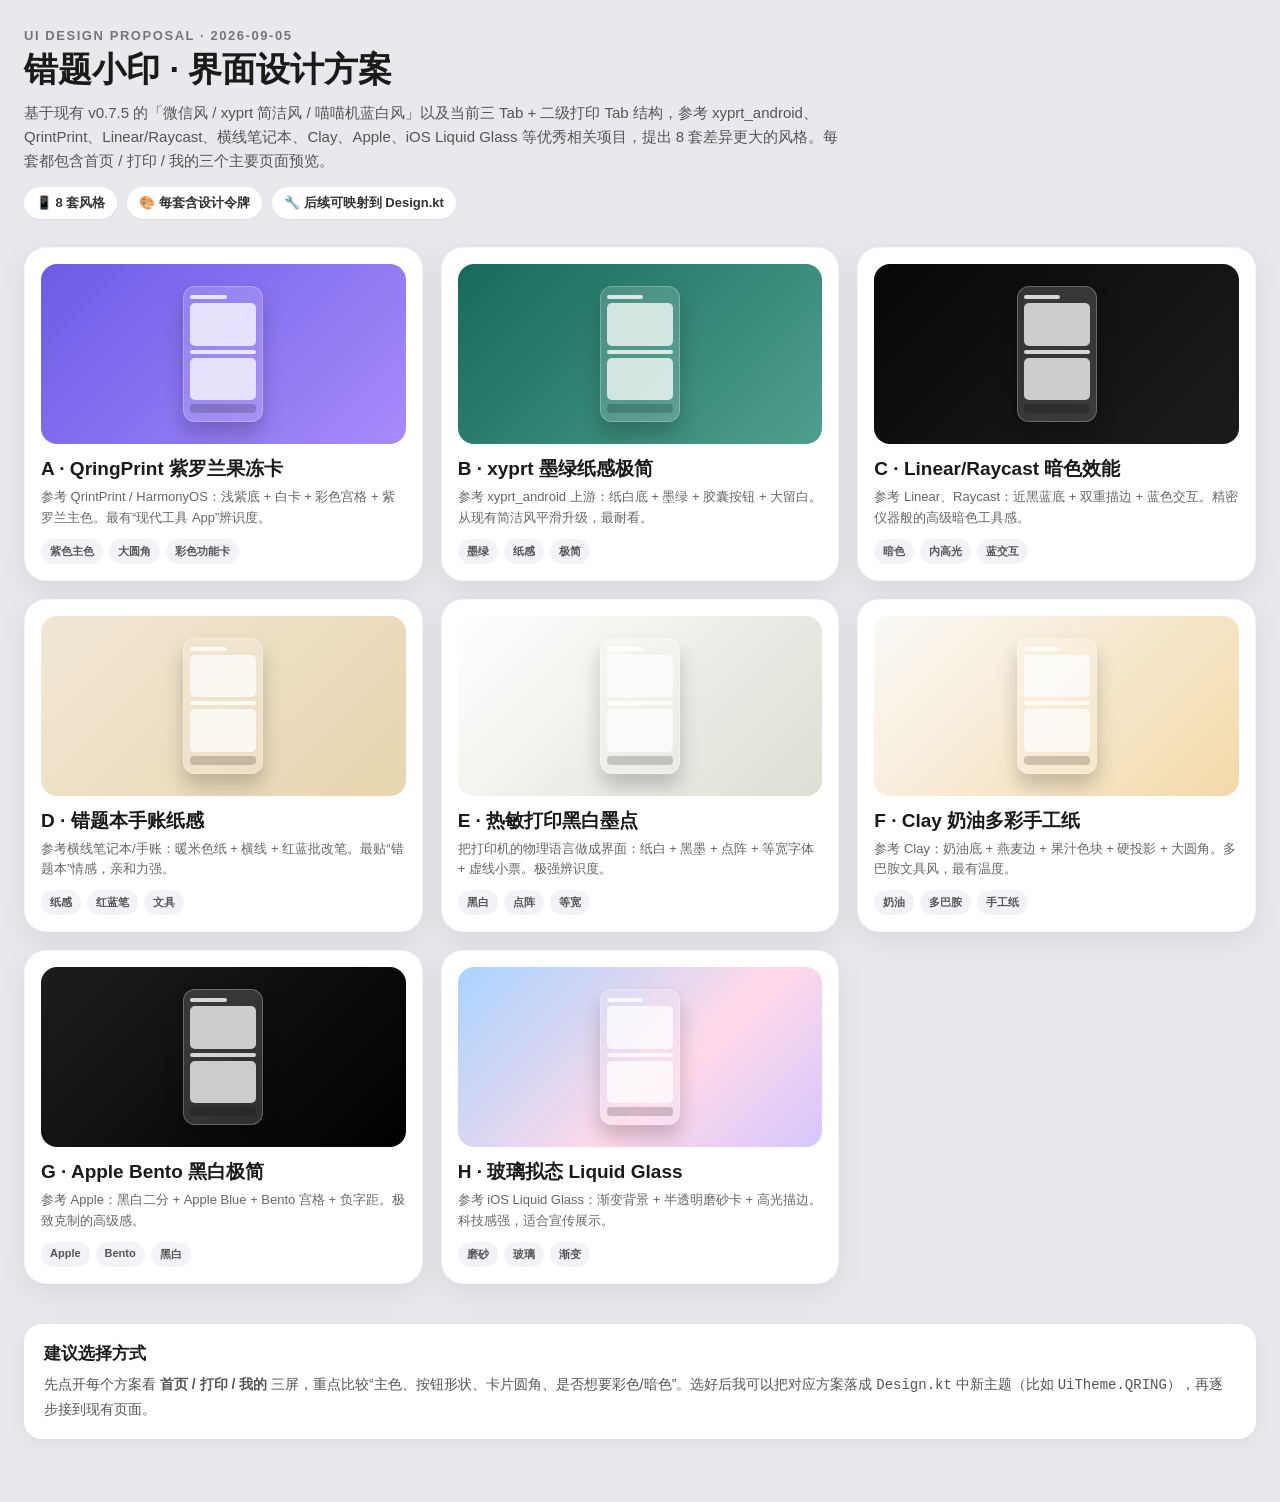
<file: docs/ui-design/index.html>
<!DOCTYPE html>
<html lang="zh-CN">
<head>
<meta charset="UTF-8">
<meta name="viewport" content="width=device-width, initial-scale=1">
<title>错题小印 · 界面设计方案</title>
<link rel="stylesheet" href="common.css">
<style>
  .style-grid {
    display: grid;
    grid-template-columns: repeat(auto-fit, minmax(310px, 1fr));
    gap: 18px;
    margin-top: 26px;
  }
  .style-card {
    display: block;
    background: #fff;
    border-radius: 22px;
    padding: 16px;
    text-decoration: none;
    color: inherit;
    box-shadow: 0 8px 30px rgba(0,0,0,.08);
    border: 1px solid rgba(0,0,0,.04);
    transition: transform .15s ease, box-shadow .15s ease;
  }
  .style-card:hover { transform: translateY(-4px); box-shadow: 0 14px 34px rgba(0,0,0,.12); }
  .style-thumb {
    height: 180px;
    border-radius: 16px;
    position: relative;
    overflow: hidden;
    display: flex;
    align-items: center;
    justify-content: center;
    color: #fff;
    font-size: 16px;
    font-weight: 800;
  }
  .style-card .name { font-size: 19px; font-weight: 800; margin-top: 12px; }
  .style-card .desc { font-size: 13px; color: #666; line-height: 1.6; margin-top: 5px; }
  .style-card .tagrow { display: flex; gap: 6px; flex-wrap: wrap; margin-top: 10px; }
  .tag { background: #F2F3F7; border-radius: 999px; padding: 5px 9px; font-size: 11px; color: #555; font-weight: 600; }
  .thumb-a { background: linear-gradient(135deg,#6C5CE7 0%,#A78BFA 100%); }
  .thumb-b { background: linear-gradient(135deg,#176B5B 0%,#4E9F8E 100%); }
  .thumb-c { background: linear-gradient(135deg,#07080A 0%,#1B1C1E 100%); }
  .thumb-d { background: linear-gradient(135deg,#F1E7D5 0%,#E8D5AE 100%); color:#7A5230; }
  .thumb-e { background: linear-gradient(135deg,#FFFFFF 0%,#DDDDD3 100%); color:#111; }
  .thumb-f { background: linear-gradient(135deg,#FAF9F7 0%,#F3D9A8 100%); color:#5A4322; }
  .thumb-g { background: linear-gradient(135deg,#1D1D1F 0%,#000 100%); color:#fff; }
  .thumb-h { background: linear-gradient(135deg,#A9D3FF 0%,#FFD9E8 60%,#D6C7FF 100%); color:#14213D; }
  .mini-phone {
    width: 80px; height: 136px; border-radius: 12px; background: rgba(255,255,255,.16);
    border: 1px solid rgba(255,255,255,.25);
    box-shadow: 0 12px 20px rgba(0,0,0,.2);
    padding: 8px 6px;
    display: flex; flex-direction: column; gap: 4px;
  }
  .mini-phone .mini-bar { height: 4px; border-radius: 2px; background: rgba(255,255,255,.8); }
  .mini-phone .mini-bar.short { width: 55%; }
  .mini-phone .mini-card { flex: 1; background: rgba(255,255,255,.75); border-radius: 5px; }
  .mini-phone .mini-nav { height: 9px; background: rgba(0,0,0,.18); border-radius: 4px; }
</style>
</head>
<body>
<div class="design-page">
  <div class="design-head">
    <div class="eyebrow">UI Design Proposal · 2026-09-05</div>
    <h1>错题小印 · 界面设计方案</h1>
    <p>基于现有 v0.7.5 的「微信风 / xyprt 简洁风 / 喵喵机蓝白风」以及当前三 Tab + 二级打印 Tab 结构，参考 xyprt_android、QrintPrint、Linear/Raycast、横线笔记本、Clay、Apple、iOS Liquid Glass 等优秀相关项目，提出 8 套差异更大的风格。每套都包含首页 / 打印 / 我的三个主要页面预览。</p>
    <div class="meta">
      <span class="chip">📱 8 套风格</span>
      <span class="chip">🎨 每套含设计令牌</span>
      <span class="chip">🔧 后续可映射到 Design.kt</span>
    </div>
  </div>

  <div class="style-grid">
    <a class="style-card" href="style-a-qring.html">
      <div class="style-thumb thumb-a">
        <div class="mini-phone">
          <div class="mini-bar short"></div>
          <div class="mini-card"></div>
          <div class="mini-bar"></div>
          <div class="mini-card"></div>
          <div class="mini-nav"></div>
        </div>
      </div>
      <div class="name">A · QringPrint 紫罗兰果冻卡</div>
      <div class="desc">参考 QrintPrint / HarmonyOS：浅紫底 + 白卡 + 彩色宫格 + 紫罗兰主色。最有“现代工具 App”辨识度。</div>
      <div class="tagrow"><span class="tag">紫色主色</span><span class="tag">大圆角</span><span class="tag">彩色功能卡</span></div>
    </a>

    <a class="style-card" href="style-b-xyprt.html">
      <div class="style-thumb thumb-b">
        <div class="mini-phone">
          <div class="mini-bar short"></div>
          <div class="mini-card"></div>
          <div class="mini-bar"></div>
          <div class="mini-card"></div>
          <div class="mini-nav"></div>
        </div>
      </div>
      <div class="name">B · xyprt 墨绿纸感极简</div>
      <div class="desc">参考 xyprt_android 上游：纸白底 + 墨绿 + 胶囊按钮 + 大留白。从现有简洁风平滑升级，最耐看。</div>
      <div class="tagrow"><span class="tag">墨绿</span><span class="tag">纸感</span><span class="tag">极简</span></div>
    </a>

    <a class="style-card" href="style-c-linear.html">
      <div class="style-thumb thumb-c">
        <div class="mini-phone">
          <div class="mini-bar short"></div>
          <div class="mini-card"></div>
          <div class="mini-bar"></div>
          <div class="mini-card"></div>
          <div class="mini-nav"></div>
        </div>
      </div>
      <div class="name">C · Linear/Raycast 暗色效能</div>
      <div class="desc">参考 Linear、Raycast：近黑蓝底 + 双重描边 + 蓝色交互。精密仪器般的高级暗色工具感。</div>
      <div class="tagrow"><span class="tag">暗色</span><span class="tag">内高光</span><span class="tag">蓝交互</span></div>
    </a>

    <a class="style-card" href="style-d-notebook.html">
      <div class="style-thumb thumb-d">
        <div class="mini-phone">
          <div class="mini-bar short"></div>
          <div class="mini-card"></div>
          <div class="mini-bar"></div>
          <div class="mini-card"></div>
          <div class="mini-nav"></div>
        </div>
      </div>
      <div class="name">D · 错题本手账纸感</div>
      <div class="desc">参考横线笔记本/手账：暖米色纸 + 横线 + 红蓝批改笔。最贴“错题本”情感，亲和力强。</div>
      <div class="tagrow"><span class="tag">纸感</span><span class="tag">红蓝笔</span><span class="tag">文具</span></div>
    </a>

    <a class="style-card" href="style-e-thermal.html">
      <div class="style-thumb thumb-e">
        <div class="mini-phone">
          <div class="mini-bar short"></div>
          <div class="mini-card"></div>
          <div class="mini-bar"></div>
          <div class="mini-card"></div>
          <div class="mini-nav"></div>
        </div>
      </div>
      <div class="name">E · 热敏打印黑白墨点</div>
      <div class="desc">把打印机的物理语言做成界面：纸白 + 黑墨 + 点阵 + 等宽字体 + 虚线小票。极强辨识度。</div>
      <div class="tagrow"><span class="tag">黑白</span><span class="tag">点阵</span><span class="tag">等宽</span></div>
    </a>

    <a class="style-card" href="style-f-clay.html">
      <div class="style-thumb thumb-f">
        <div class="mini-phone">
          <div class="mini-bar short"></div>
          <div class="mini-card"></div>
          <div class="mini-bar"></div>
          <div class="mini-card"></div>
          <div class="mini-nav"></div>
        </div>
      </div>
      <div class="name">F · Clay 奶油多彩手工纸</div>
      <div class="desc">参考 Clay：奶油底 + 燕麦边 + 果汁色块 + 硬投影 + 大圆角。多巴胺文具风，最有温度。</div>
      <div class="tagrow"><span class="tag">奶油</span><span class="tag">多巴胺</span><span class="tag">手工纸</span></div>
    </a>

    <a class="style-card" href="style-g-apple.html">
      <div class="style-thumb thumb-g">
        <div class="mini-phone">
          <div class="mini-bar short"></div>
          <div class="mini-card"></div>
          <div class="mini-bar"></div>
          <div class="mini-card"></div>
          <div class="mini-nav"></div>
        </div>
      </div>
      <div class="name">G · Apple Bento 黑白极简</div>
      <div class="desc">参考 Apple：黑白二分 + Apple Blue + Bento 宫格 + 负字距。极致克制的高级感。</div>
      <div class="tagrow"><span class="tag">Apple</span><span class="tag">Bento</span><span class="tag">黑白</span></div>
    </a>

    <a class="style-card" href="style-h-glass.html">
      <div class="style-thumb thumb-h">
        <div class="mini-phone">
          <div class="mini-bar short"></div>
          <div class="mini-card"></div>
          <div class="mini-bar"></div>
          <div class="mini-card"></div>
          <div class="mini-nav"></div>
        </div>
      </div>
      <div class="name">H · 玻璃拟态 Liquid Glass</div>
      <div class="desc">参考 iOS Liquid Glass：渐变背景 + 半透明磨砂卡 + 高光描边。科技感强，适合宣传展示。</div>
      <div class="tagrow"><span class="tag">磨砂</span><span class="tag">玻璃</span><span class="tag">渐变</span></div>
    </a>
  </div>

  <div style="margin-top:40px;padding:18px 20px;background:#fff;border-radius:18px;box-shadow:0 4px 18px rgba(0,0,0,.06);">
    <h3 style="font-size:17px;margin-bottom:8px">建议选择方式</h3>
    <p style="font-size:14px;color:#555;line-height:1.7">先点开每个方案看 <b>首页 / 打印 / 我的</b> 三屏，重点比较“主色、按钮形状、卡片圆角、是否想要彩色/暗色”。选好后我可以把对应方案落成 <code>Design.kt</code> 中新主题（比如 <code>UiTheme.QRING</code>），再逐步接到现有页面。</p>
  </div>
</div>
</body>
</html>
</file>
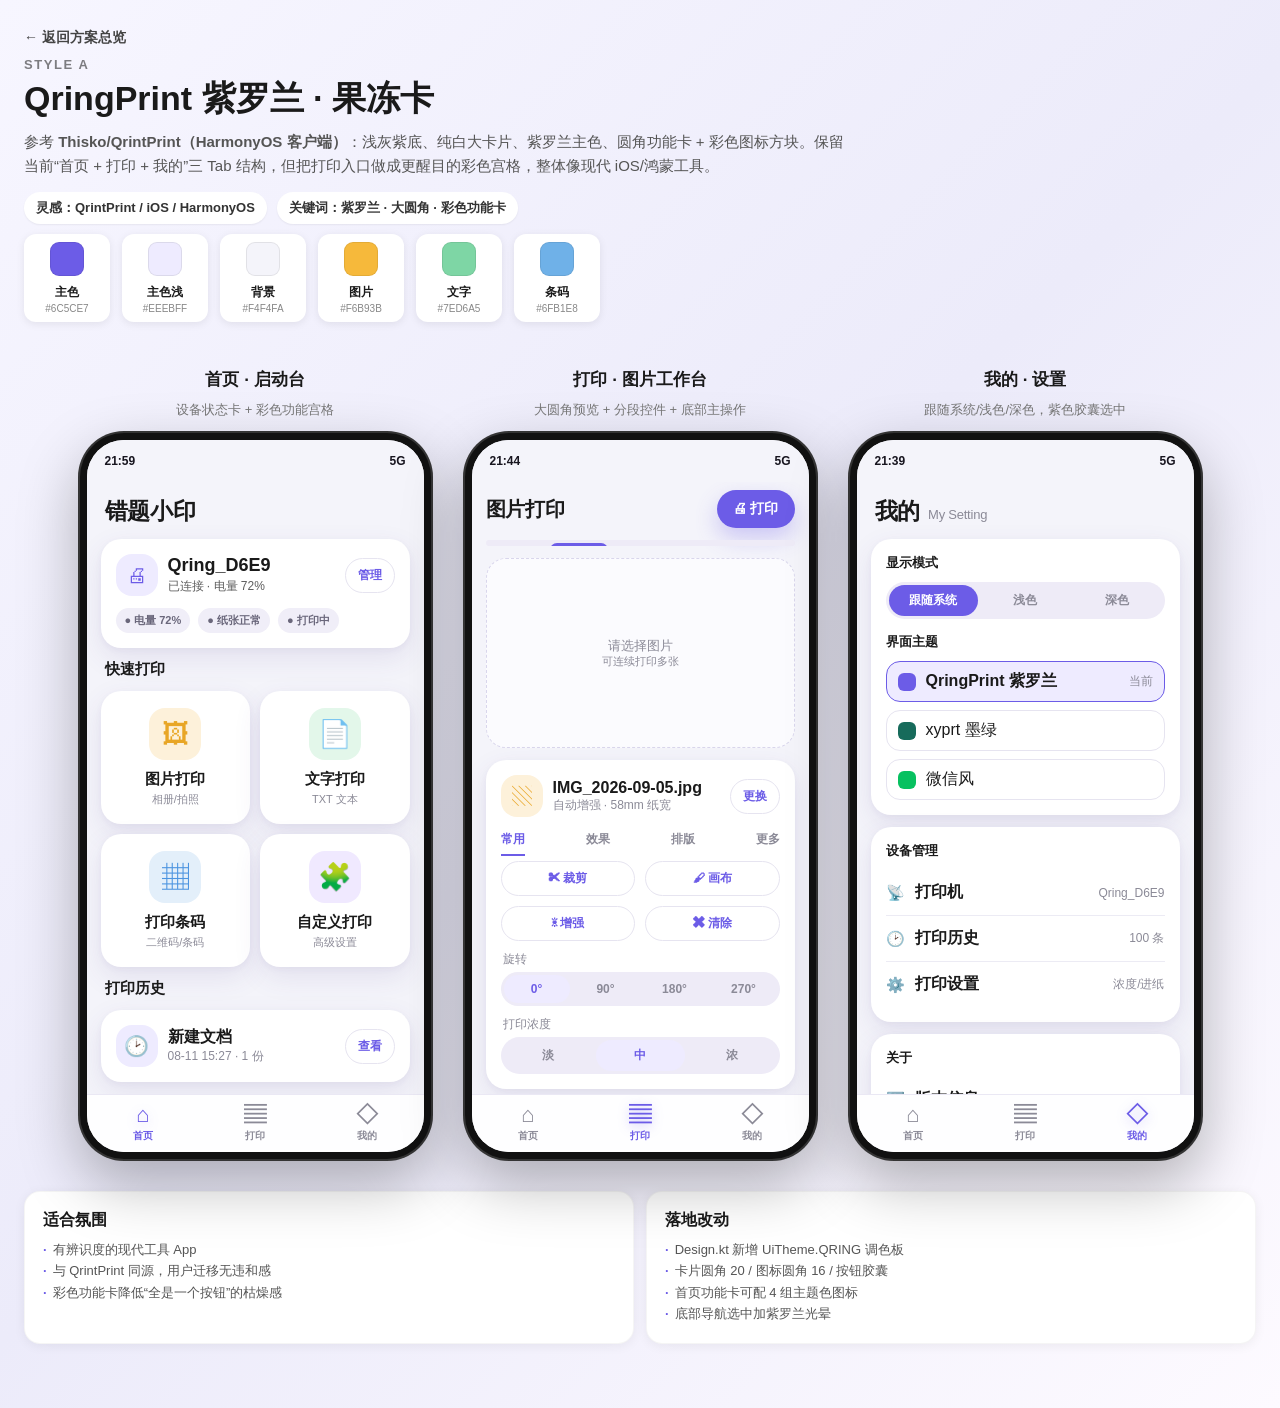
<file: docs/ui-design/style-a-qring.html>
<!DOCTYPE html>
<html lang="zh-CN">
<head>
<meta charset="UTF-8">
<meta name="viewport" content="width=device-width, initial-scale=1">
<title>风格 A · QringPrint 紫罗兰果冻卡</title>
<link rel="stylesheet" href="common.css">
<style>
  /* 风格 A：参考 QrintPrint / HarmonyOS 紫罗兰 + 彩色功能卡 */
  :root {
    --bg: #F4F4FA;
    --card: #FFFFFF;
    --text: #17151F;
    --muted: #8B8A97;
    --primary: #6C5CE7;
    --primary-soft: #EEEBFF;
    --primary-glow: rgba(108,92,231,.38);
    --outline: #E6E4F0;
    --divider: #ECEBF4;
    --nav-bg: rgba(255,255,255,.94);
    --nav-border: 1px solid #EAE8F4;
    --seg-bg: #EEEBF7;
    --preview-bg: #FBFBFE;
    --preview-border: 1px dashed #D9D6EC;
    --radius: 14px;
    --radius-lg: 20px;
    --radius-icon: 16px;
    --radius-btn: 999px;
    --card-shadow: 0 10px 28px rgba(76,60,140,.10), 0 2px 6px rgba(76,60,140,.05);
    --card-border: 1px solid rgba(255,255,255,.8);
    --btn-shadow: 0 10px 22px rgba(108,92,231,.30);
    --status-bg: #F4F4FA;
    --pill-bg: #F0EEF8;
    --pill-text: #6A677B;
  }
  body {
    background: linear-gradient(135deg,#F7F6FF 0%,#ECEBFA 50%,#FDFAFF 100%);
  }
  .ins a { color: #6C5CE7; }
</style>
</head>
<body>
<div class="design-page">
  <a class="back-link" href="index.html">← 返回方案总览</a>
  <div class="design-head">
    <div class="eyebrow">Style A</div>
    <h1>QringPrint 紫罗兰 · 果冻卡</h1>
    <p>参考 <b>Thisko/QrintPrint（HarmonyOS 客户端）</b>：浅灰紫底、纯白大卡片、紫罗兰主色、圆角功能卡 + 彩色图标方块。保留当前“首页 + 打印 + 我的”三 Tab 结构，但把打印入口做成更醒目的彩色宫格，整体像现代 iOS/鸿蒙工具。</p>
    <div class="meta">
      <span class="chip">灵感：QrintPrint / iOS / HarmonyOS</span>
      <span class="chip">关键词：紫罗兰 · 大圆角 · 彩色功能卡</span>
    </div>
    <div class="palette-row">
      <div class="swatch"><div class="color" style="background:#6C5CE7"></div><div class="name">主色</div><div class="hex">#6C5CE7</div></div>
      <div class="swatch"><div class="color" style="background:#EEEBFF"></div><div class="name">主色浅</div><div class="hex">#EEEBFF</div></div>
      <div class="swatch"><div class="color" style="background:#F4F4FA"></div><div class="name">背景</div><div class="hex">#F4F4FA</div></div>
      <div class="swatch"><div class="color" style="background:#F6B93B"></div><div class="name">图片</div><div class="hex">#F6B93B</div></div>
      <div class="swatch"><div class="color" style="background:#7ED6A5"></div><div class="name">文字</div><div class="hex">#7ED6A5</div></div>
      <div class="swatch"><div class="color" style="background:#6FB1E8"></div><div class="name">条码</div><div class="hex">#6FB1E8</div></div>
    </div>
  </div>

  <div class="phones">
    <!-- 首页 -->
    <div class="phone-wrap">
      <div class="screen-title">首页 · 启动台</div>
      <div class="screen-desc">设备状态卡 + 彩色功能宫格</div>
      <div class="phone">
        <div class="screen">
          <div class="statusbar"><span>21:59</span><span>5G</span></div>
          <div class="content">
            <div class="page-title">错题小印</div>
            <div class="card device-card">
              <div class="row">
                <div class="device-icon">🖨</div>
                <div class="grow">
                  <h2>Qring_D6E9</h2>
                  <div class="device-sub">已连接 · 电量 72%</div>
                </div>
                <div class="btn-subtle">管理</div>
              </div>
              <div class="device-meta">
                <span class="mini-pill">● 电量 72%</span>
                <span class="mini-pill">● 纸张正常</span>
                <span class="mini-pill">● 打印中</span>
              </div>
            </div>
            <div class="section-label">快速打印</div>
            <div class="grid-2">
              <div class="quick">
                <div class="icon" style="background:#FDF1DA;color:#E8A626">🖼</div>
                <b>图片打印</b><span>相册/拍照</span>
              </div>
              <div class="quick">
                <div class="icon" style="background:#E3F7EA;color:#35B56D">📄</div>
                <b>文字打印</b><span>TXT 文本</span>
              </div>
              <div class="quick">
                <div class="icon" style="background:#E3EFFA;color:#4C94E0">▦</div>
                <b>打印条码</b><span>二维码/条码</span>
              </div>
              <div class="quick">
                <div class="icon" style="background:#F0E9FF;color:#7B5BE8">🧩</div>
                <b>自定义打印</b><span>高级设置</span>
              </div>
            </div>
            <div class="section-label">打印历史</div>
            <div class="card">
              <div class="row">
                <div class="device-icon">🕑</div>
                <div class="grow">
                  <div class="bold">新建文档</div>
                  <div class="muted">08-11 15:27 · 1 份</div>
                </div>
                <div class="btn-subtle">查看</div>
              </div>
            </div>
          </div>
          <div class="bottom-nav">
            <div class="nav-item on"><span class="ni">⌂</span>首页</div>
            <div class="nav-item"><span class="ni">▤</span>打印</div>
            <div class="nav-item"><span class="ni">◇</span>我的</div>
          </div>
        </div>
      </div>
    </div>

    <!-- 打印页 -->
    <div class="phone-wrap">
      <div class="screen-title">打印 · 图片工作台</div>
      <div class="screen-desc">大圆角预览 + 分段控件 + 底部主操作</div>
      <div class="phone">
        <div class="screen">
          <div class="statusbar"><span>21:44</span><span>5G</span></div>
          <div class="content">
            <div class="row">
              <div class="page-title" style="padding:0;font-size:20px">图片打印</div>
              <div class="grow"></div>
              <button class="btn-primary">🖨 打印</button>
            </div>
            <div class="seg">
              <span>文字</span><span class="on">图片</span><span>条码</span><span>文档</span><span>其它</span>
            </div>
            <div class="preview">请选择图片<br><small>可连续打印多张</small></div>
            <div class="card">
              <div class="row" style="margin-bottom:8px">
                <div class="device-icon" style="background:#FDF1DA;color:#E8A626">▧</div>
                <div class="grow"><div class="bold">IMG_2026-09-05.jpg</div><div class="muted">自动增强 · 58mm 纸宽</div></div>
                <div class="btn-subtle">更换</div>
              </div>
              <div class="func-tabs">
                <span class="on">常用</span><span>效果</span><span>排版</span><span>更多</span>
              </div>
              <div class="grid-2" style="margin-top:5px">
                <div class="btn-subtle text-center">✂ 裁剪</div>
                <div class="btn-subtle text-center">🖌 画布</div>
                <div class="btn-subtle text-center">☀ 增强</div>
                <div class="btn-subtle text-center">✖ 清除</div>
              </div>
              <div class="muted" style="margin:10px 2px 4px">旋转</div>
              <div class="seg soft"><span class="on">0°</span><span>90°</span><span>180°</span><span>270°</span></div>
              <div class="muted" style="margin:10px 2px 4px">打印浓度</div>
              <div class="seg soft"><span>淡</span><span class="on">中</span><span>浓</span></div>
            </div>
          </div>
          <div class="bottom-nav">
            <div class="nav-item"><span class="ni">⌂</span>首页</div>
            <div class="nav-item on"><span class="ni">▤</span>打印</div>
            <div class="nav-item"><span class="ni">◇</span>我的</div>
          </div>
        </div>
      </div>
    </div>

    <!-- 我的页 -->
    <div class="phone-wrap">
      <div class="screen-title">我的 · 设置</div>
      <div class="screen-desc">跟随系统/浅色/深色，紫色胶囊选中</div>
      <div class="phone">
        <div class="screen">
          <div class="statusbar"><span>21:39</span><span>5G</span></div>
          <div class="content">
            <div class="page-title">我的<span class="muted" style="font-size:13px;font-weight:400;margin-left:8px">My Setting</span></div>
            <div class="card">
              <div class="mine-card-label">显示模式</div>
              <div class="seg">
                <span class="on">跟随系统</span><span>浅色</span><span>深色</span>
              </div>
              <div class="mine-card-label" style="margin-top:14px">界面主题</div>
              <div class="theme-options">
                <div class="theme-option on"><span class="dot"></span><div class="grow bold">QringPrint 紫罗兰</div><span class="muted">当前</span></div>
                <div class="theme-option"><span class="dot" style="background:#176B5B"></span><div class="grow">xyprt 墨绿</div></div>
                <div class="theme-option"><span class="dot" style="background:#07C160"></span><div class="grow">微信风</div></div>
              </div>
            </div>
            <div class="card">
              <div class="mine-card-label">设备管理</div>
              <div class="menu-row"><span class="ma">📡</span><div class="grow bold">打印机</div><span class="muted">Qring_D6E9</span></div>
              <div class="menu-row"><span class="ma">🕑</span><div class="grow bold">打印历史</div><span class="muted">100 条</span></div>
              <div class="menu-row"><span class="ma">⚙️</span><div class="grow bold">打印设置</div><span class="muted">浓度/进纸</span></div>
            </div>
            <div class="card">
              <div class="mine-card-label">关于</div>
              <div class="menu-row"><span class="ma">ℹ️</span><div class="grow bold">版本信息</div><span class="muted">1.0.0</span></div>
            </div>
          </div>
          <div class="bottom-nav">
            <div class="nav-item"><span class="ni">⌂</span>首页</div>
            <div class="nav-item"><span class="ni">▤</span>打印</div>
            <div class="nav-item on"><span class="ni">◇</span>我的</div>
          </div>
        </div>
      </div>
    </div>
  </div>

  <div class="spec-grid">
    <div class="spec-card">
      <h3>适合氛围</h3>
      <ul>
        <li>有辨识度的现代工具 App</li>
        <li>与 QrintPrint 同源，用户迁移无违和感</li>
        <li>彩色功能卡降低“全是一个按钮”的枯燥感</li>
      </ul>
    </div>
    <div class="spec-card">
      <h3>落地改动</h3>
      <ul>
        <li>Design.kt 新增 UiTheme.QRING 调色板</li>
        <li>卡片圆角 20 / 图标圆角 16 / 按钮胶囊</li>
        <li>首页功能卡可配 4 组主题色图标</li>
        <li>底部导航选中加紫罗兰光晕</li>
      </ul>
    </div>
  </div>
</div>
</body>
</html>
</file>
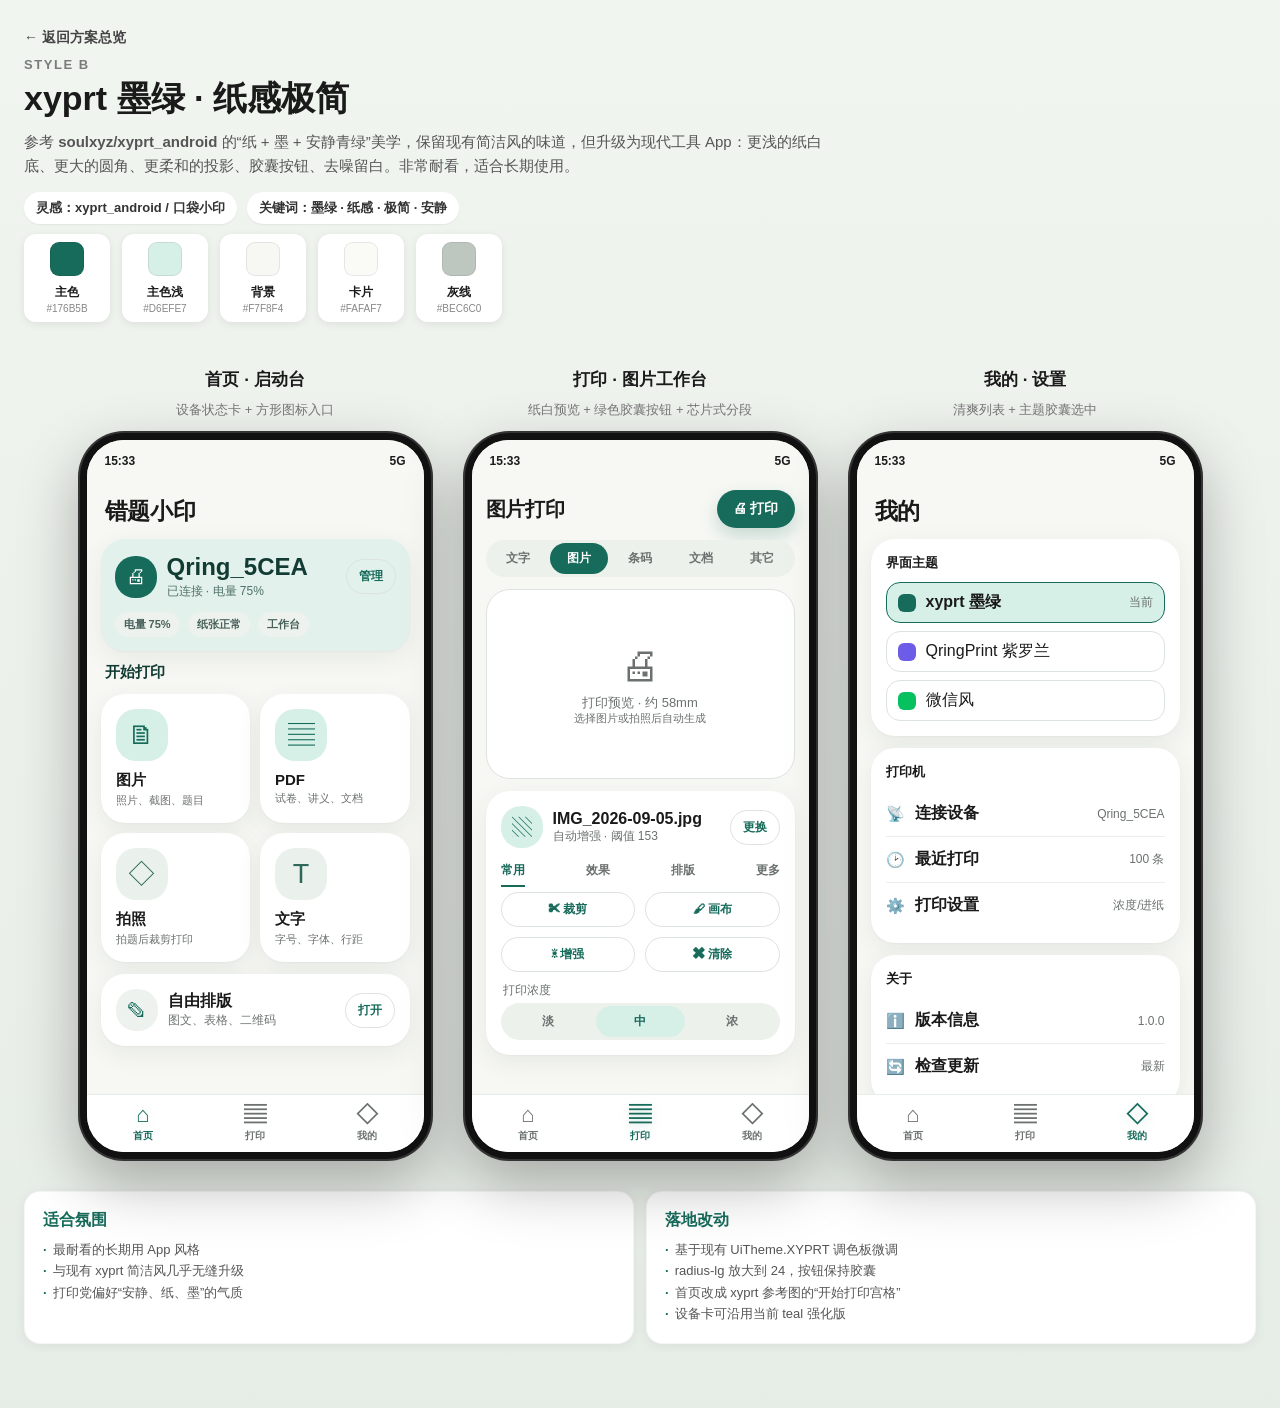
<file: docs/ui-design/style-b-xyprt.html>
<!DOCTYPE html>
<html lang="zh-CN">
<head>
<meta charset="UTF-8">
<meta name="viewport" content="width=device-width, initial-scale=1">
<title>风格 B · xyprt 墨绿纸感极简</title>
<link rel="stylesheet" href="common.css">
<style>
  /* 风格 B：参考 soulxyz/xyprt_android 上游 “Paper + ink + calm teal” 再精致化 */
  :root {
    --bg: #F7F8F4;
    --card: #FFFFFF;
    --text: #1B1D1C;
    --muted: #6B716E;
    --primary: #176B5B;
    --primary-soft: #D6EFE7;
    --primary-glow: rgba(23,107,91,.20);
    --outline: #DDE3DE;
    --divider: #EBEFEA;
    --nav-bg: #FFFFFF;
    --nav-border: 1px solid #E7EDE8;
    --seg-bg: #EDF1EC;
    --preview-bg: #FFFFFF;
    --preview-border: 1px solid #DCE4DD;
    --radius: 14px;
    --radius-lg: 24px;
    --radius-icon: 20px;
    --radius-btn: 999px;
    --card-shadow: 0 8px 26px rgba(45,70,60,.08), 0 1px 2px rgba(45,70,60,.04);
    --card-border: 1px solid rgba(255,255,255,.9);
    --btn-shadow: 0 8px 18px rgba(23,107,91,.22);
    --status-bg: #F7F8F4;
    --pill-bg: #EDF2EE;
    --pill-text: #48605A;
  }
  body {
    background: linear-gradient(180deg,#F1F5F0 0%,#E6ECE6 100%);
  }
  .chip.pal { background: #176B5B; }
  .spec-card h3 { color: #176B5B; }
</style>
</head>
<body>
<div class="design-page">
  <a class="back-link" href="index.html">← 返回方案总览</a>
  <div class="design-head">
    <div class="eyebrow">Style B</div>
    <h1>xyprt 墨绿 · 纸感极简</h1>
    <p>参考 <b>soulxyz/xyprt_android</b> 的“纸 + 墨 + 安静青绿”美学，保留现有简洁风的味道，但升级为现代工具 App：更浅的纸白底、更大的圆角、更柔和的投影、胶囊按钮、去噪留白。非常耐看，适合长期使用。</p>
    <div class="meta">
      <span class="chip">灵感：xyprt_android / 口袋小印</span>
      <span class="chip">关键词：墨绿 · 纸感 · 极简 · 安静</span>
    </div>
    <div class="palette-row">
      <div class="swatch"><div class="color" style="background:#176B5B"></div><div class="name">主色</div><div class="hex">#176B5B</div></div>
      <div class="swatch"><div class="color" style="background:#D6EFE7"></div><div class="name">主色浅</div><div class="hex">#D6EFE7</div></div>
      <div class="swatch"><div class="color" style="background:#F7F8F4"></div><div class="name">背景</div><div class="hex">#F7F8F4</div></div>
      <div class="swatch"><div class="color" style="background:#FAFAF7"></div><div class="name">卡片</div><div class="hex">#FAFAF7</div></div>
      <div class="swatch"><div class="color" style="background:#BEC6C0"></div><div class="name">灰线</div><div class="hex">#BEC6C0</div></div>
    </div>
  </div>

  <div class="phones">
    <!-- 首页 -->
    <div class="phone-wrap">
      <div class="screen-title">首页 · 启动台</div>
      <div class="screen-desc">设备状态卡 + 方形图标入口</div>
      <div class="phone">
        <div class="screen">
          <div class="statusbar"><span>15:33</span><span>5G</span></div>
          <div class="content">
            <div class="page-title">错题小印</div>
            <div class="card" style="background:#E3F1EC;color:#123B33;border:none">
              <div class="row">
                <div class="device-icon" style="background:#176B5B;color:#fff">🖨</div>
                <div class="grow">
                  <h2>Qring_5CEA</h2>
                  <div class="device-sub">已连接 · 电量 75%</div>
                </div>
                <div class="btn-subtle">管理</div>
              </div>
              <div class="device-meta">
                <span class="mini-pill">电量 75%</span>
                <span class="mini-pill">纸张正常</span>
                <span class="mini-pill">工作台</span>
              </div>
            </div>
            <div class="section-label" style="color:#123B33">开始打印</div>
            <div class="grid-2">
              <div class="quick" style="text-align:left;padding:14px">
                <div class="icon" style="background:#D6EFE7;color:#176B5B;margin:0 0 10px">🗎</div>
                <b>图片</b><span>照片、截图、题目</span>
              </div>
              <div class="quick" style="text-align:left;padding:14px">
                <div class="icon" style="background:#D6EFE7;color:#176B5B;margin:0 0 10px">▤</div>
                <b>PDF</b><span>试卷、讲义、文档</span>
              </div>
              <div class="quick" style="text-align:left;padding:14px">
                <div class="icon" style="background:#EAF1EC;color:#2F685B;margin:0 0 10px">◇</div>
                <b>拍照</b><span>拍题后裁剪打印</span>
              </div>
              <div class="quick" style="text-align:left;padding:14px">
                <div class="icon" style="background:#EAF1EC;color:#2F685B;margin:0 0 10px">T</div>
                <b>文字</b><span>字号、字体、行距</span>
              </div>
            </div>
            <div class="card">
              <div class="row">
                <div class="device-icon" style="background:#EDF2EE;color:#176B5B">✎</div>
                <div class="grow">
                  <div class="bold">自由排版</div>
                  <div class="muted">图文、表格、二维码</div>
                </div>
                <div class="btn-subtle">打开</div>
              </div>
            </div>
          </div>
          <div class="bottom-nav">
            <div class="nav-item on"><span class="ni">⌂</span>首页</div>
            <div class="nav-item"><span class="ni">▤</span>打印</div>
            <div class="nav-item"><span class="ni">◇</span>我的</div>
          </div>
        </div>
      </div>
    </div>

    <!-- 打印页 -->
    <div class="phone-wrap">
      <div class="screen-title">打印 · 图片工作台</div>
      <div class="screen-desc">纸白预览 + 绿色胶囊按钮 + 芯片式分段</div>
      <div class="phone">
        <div class="screen">
          <div class="statusbar"><span>15:33</span><span>5G</span></div>
          <div class="content">
            <div class="row">
              <div class="page-title" style="padding:0;font-size:20px">图片打印</div>
              <div class="grow"></div>
              <button class="btn-primary">🖨 打印</button>
            </div>
            <div class="seg">
              <span>文字</span><span class="on">图片</span><span>条码</span><span>文档</span><span>其它</span>
            </div>
            <div class="preview">
              <span style="font-size:40px">🖨</span>
              <span style="margin-top:6px">打印预览 · 约 58mm</span>
              <small>选择图片或拍照后自动生成</small>
            </div>
            <div class="card">
              <div class="row" style="margin-bottom:8px">
                <div class="device-icon" style="background:#D6EFE7;color:#176B5B">▧</div>
                <div class="grow"><div class="bold">IMG_2026-09-05.jpg</div><div class="muted">自动增强 · 阈值 153</div></div>
                <div class="btn-subtle">更换</div>
              </div>
              <div class="func-tabs">
                <span class="on">常用</span><span>效果</span><span>排版</span><span>更多</span>
              </div>
              <div class="grid-2" style="margin-top:5px">
                <div class="btn-subtle text-center">✂ 裁剪</div>
                <div class="btn-subtle text-center">🖌 画布</div>
                <div class="btn-subtle text-center">☀ 增强</div>
                <div class="btn-subtle text-center">✖ 清除</div>
              </div>
              <div class="muted" style="margin:10px 2px 4px">打印浓度</div>
              <div class="seg soft"><span>淡</span><span class="on">中</span><span>浓</span></div>
            </div>
          </div>
          <div class="bottom-nav">
            <div class="nav-item"><span class="ni">⌂</span>首页</div>
            <div class="nav-item on"><span class="ni">▤</span>打印</div>
            <div class="nav-item"><span class="ni">◇</span>我的</div>
          </div>
        </div>
      </div>
    </div>

    <!-- 我的页 -->
    <div class="phone-wrap">
      <div class="screen-title">我的 · 设置</div>
      <div class="screen-desc">清爽列表 + 主题胶囊选中</div>
      <div class="phone">
        <div class="screen">
          <div class="statusbar"><span>15:33</span><span>5G</span></div>
          <div class="content">
            <div class="page-title">我的</div>
            <div class="card">
              <div class="mine-card-label">界面主题</div>
              <div class="theme-options">
                <div class="theme-option on"><span class="dot"></span><div class="grow bold">xyprt 墨绿</div><span class="muted">当前</span></div>
                <div class="theme-option"><span class="dot" style="background:#6C5CE7"></span><div class="grow">QringPrint 紫罗兰</div></div>
                <div class="theme-option"><span class="dot" style="background:#07C160"></span><div class="grow">微信风</div></div>
              </div>
            </div>
            <div class="card">
              <div class="mine-card-label">打印机</div>
              <div class="menu-row"><span class="ma">📡</span><div class="grow bold">连接设备</div><span class="muted">Qring_5CEA</span></div>
              <div class="menu-row"><span class="ma">🕑</span><div class="grow bold">最近打印</div><span class="muted">100 条</span></div>
              <div class="menu-row"><span class="ma">⚙️</span><div class="grow bold">打印设置</div><span class="muted">浓度/进纸</span></div>
            </div>
            <div class="card">
              <div class="mine-card-label">关于</div>
              <div class="menu-row"><span class="ma">ℹ️</span><div class="grow bold">版本信息</div><span class="muted">1.0.0</span></div>
              <div class="menu-row"><span class="ma">🔄</span><div class="grow bold">检查更新</div><span class="muted">最新</span></div>
            </div>
          </div>
          <div class="bottom-nav">
            <div class="nav-item"><span class="ni">⌂</span>首页</div>
            <div class="nav-item"><span class="ni">▤</span>打印</div>
            <div class="nav-item on"><span class="ni">◇</span>我的</div>
          </div>
        </div>
      </div>
    </div>
  </div>

  <div class="spec-grid">
    <div class="spec-card">
      <h3>适合氛围</h3>
      <ul>
        <li>最耐看的长期用 App 风格</li>
        <li>与现有 xyprt 简洁风几乎无缝升级</li>
        <li>打印党偏好“安静、纸、墨”的气质</li>
      </ul>
    </div>
    <div class="spec-card">
      <h3>落地改动</h3>
      <ul>
        <li>基于现有 UiTheme.XYPRT 调色板微调</li>
        <li>radius-lg 放大到 24，按钮保持胶囊</li>
        <li>首页改成 xyprt 参考图的“开始打印宫格”</li>
        <li>设备卡可沿用当前 teal 强化版</li>
      </ul>
    </div>
  </div>
</div>
</body>
</html>
</file>
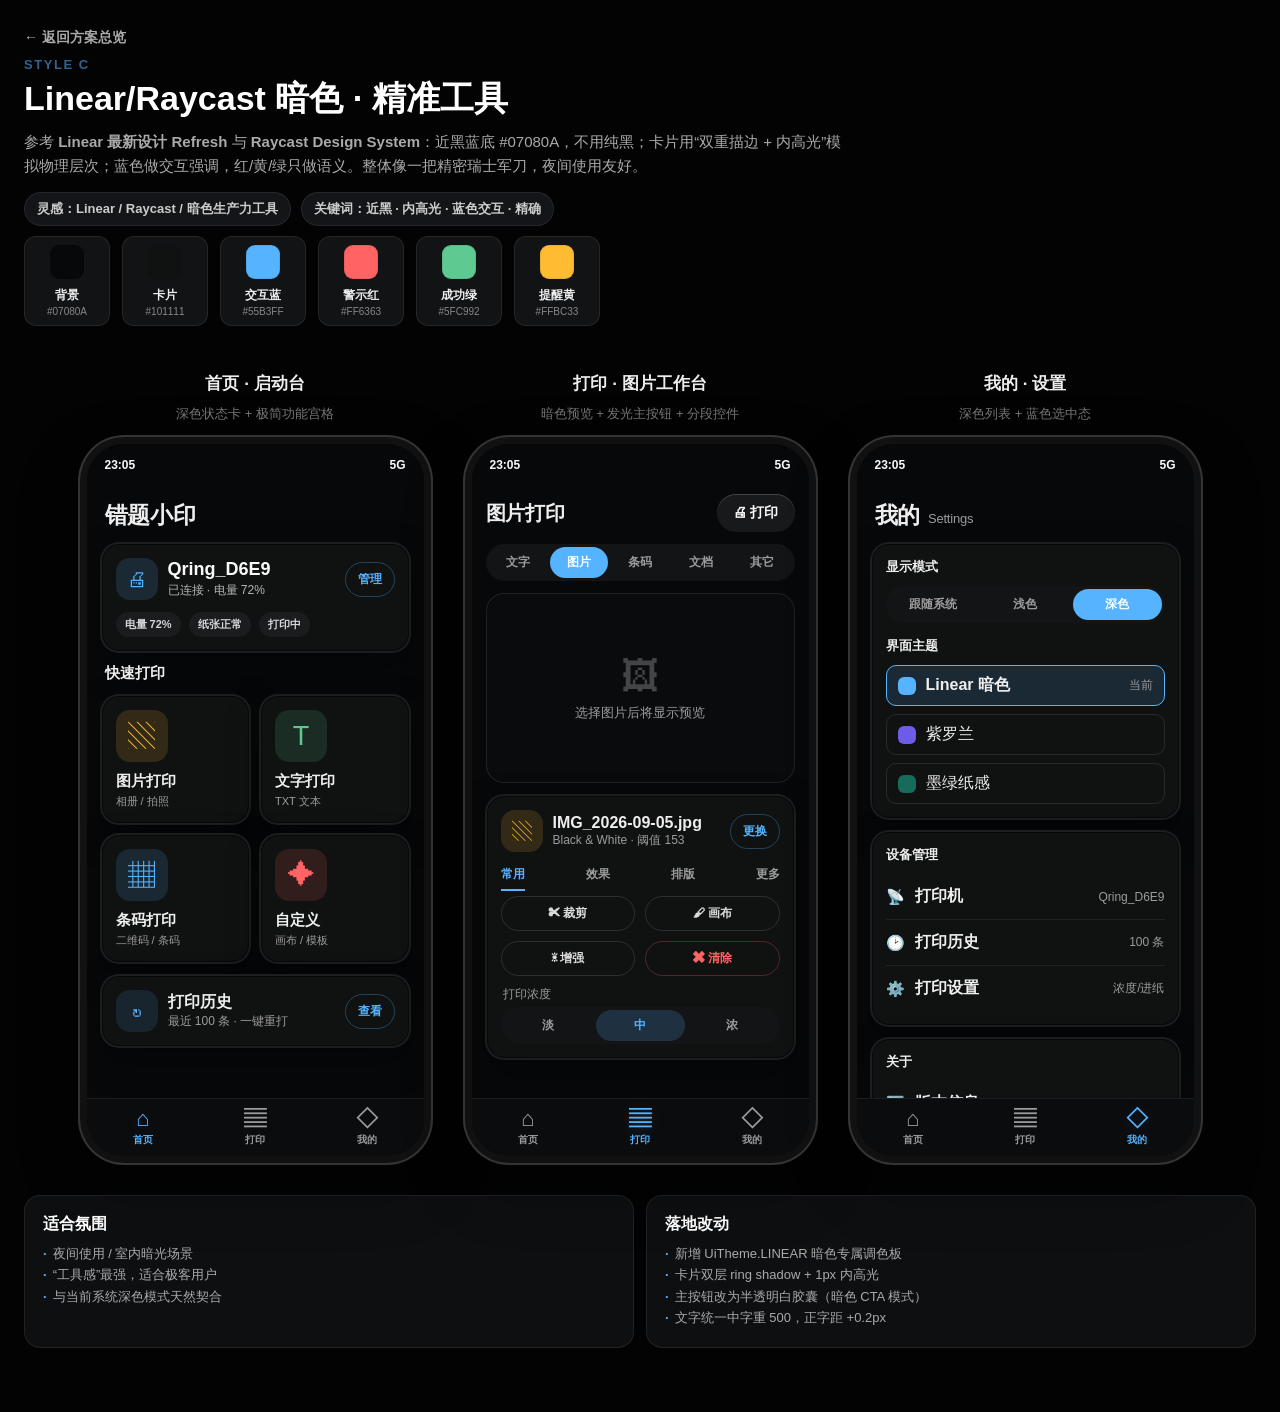
<file: docs/ui-design/style-c-linear.html>
<!DOCTYPE html>
<html lang="zh-CN">
<head>
<meta charset="UTF-8">
<meta name="viewport" content="width=device-width, initial-scale=1">
<title>风格 C · Linear/Raycast 暗色效能</title>
<link rel="stylesheet" href="common.css">
<style>
  /* 风格 C：参考 Linear / Raycast 暗色精确工具，近黑蓝底 + 多层内阴影 + 蓝色交互 */
  :root {
    --bg: #07080A;
    --card: #101111;
    --text: #F9F9F9;
    --muted: #9C9C9D;
    --primary: #55B3FF;
    --primary-soft: rgba(85,179,255,.15);
    --primary-glow: rgba(85,179,255,.20);
    --outline: rgba(255,255,255,.10);
    --divider: rgba(255,255,255,.07);
    --nav-bg: #0B0C0E;
    --nav-border: 1px solid rgba(255,255,255,.07);
    --seg-bg: #131416;
    --preview-bg: #0A0B0D;
    --preview-border: 1px solid rgba(255,255,255,.09);
    --radius: 10px;
    --radius-lg: 18px;
    --radius-icon: 14px;
    --radius-btn: 999px;
    --card-shadow: 0 0 0 1px #1B1C1E, 0 0 0 1px #07080A inset, 0 14px 34px rgba(0,0,0,.35);
    --card-border: 1px solid rgba(255,255,255,.06);
    --btn-shadow: 0 1px 0 rgba(255,255,255,.12) inset, 0 12px 28px rgba(0,153,255,.16), 0 4px 10px rgba(0,0,0,.4);
    --status-bg: #07080A;
    --pill-bg: #1B1C1E;
    --pill-text: #D6D6D8;
    --card-text: #F9F9F9;
  }
  body {
    background: #030304;
    color: #eee;
  }
  .design-head p { color: #aaa; }
  .design-head h1 { color: #fff; }
  .design-head .eyebrow { color: #55B3FF; }
  .chip { background: #141518; color: #ccc; box-shadow:none; border:1px solid rgba(255,255,255,.08); }
  .swatch { background:#121315; box-shadow: none; border:1px solid rgba(255,255,255,.08); }
  .swatch .name { color:#eee; }
  .swatch .hex { color:#888; }
  .spec-card { background:#0E0F11; color:#ddd; border:1px solid rgba(255,255,255,.08); box-shadow:none; }
  .spec-card h3 { color:#fff; }
  .spec-card ul { color:#aaa; }
  .back-link { color:#aaa; }
  .phone { border-color:#222; }
  .mini-pill { --pill-bg:#1B1C1E; --pill-text:#D6D6D8; }
</style>
</head>
<body>
<div class="design-page">
  <a class="back-link" href="index.html">← 返回方案总览</a>
  <div class="design-head">
    <div class="eyebrow">Style C</div>
    <h1>Linear/Raycast 暗色 · 精准工具</h1>
    <p>参考 <b>Linear 最新设计 Refresh</b> 与 <b>Raycast Design System</b>：近黑蓝底 #07080A，不用纯黑；卡片用“双重描边 + 内高光”模拟物理层次；蓝色做交互强调，红/黄/绿只做语义。整体像一把精密瑞士军刀，夜间使用友好。</p>
    <div class="meta">
      <span class="chip">灵感：Linear / Raycast / 暗色生产力工具</span>
      <span class="chip">关键词：近黑 · 内高光 · 蓝色交互 · 精确</span>
    </div>
    <div class="palette-row">
      <div class="swatch"><div class="color" style="background:#07080A"></div><div class="name">背景</div><div class="hex">#07080A</div></div>
      <div class="swatch"><div class="color" style="background:#101111"></div><div class="name">卡片</div><div class="hex">#101111</div></div>
      <div class="swatch"><div class="color" style="background:#55B3FF"></div><div class="name">交互蓝</div><div class="hex">#55B3FF</div></div>
      <div class="swatch"><div class="color" style="background:#FF6363"></div><div class="name">警示红</div><div class="hex">#FF6363</div></div>
      <div class="swatch"><div class="color" style="background:#5FC992"></div><div class="name">成功绿</div><div class="hex">#5FC992</div></div>
      <div class="swatch"><div class="color" style="background:#FFBC33"></div><div class="name">提醒黄</div><div class="hex">#FFBC33</div></div>
    </div>
  </div>

  <div class="phones">
    <!-- 首页 -->
    <div class="phone-wrap">
      <div class="screen-title">首页 · 启动台</div>
      <div class="screen-desc">深色状态卡 + 极简功能宫格</div>
      <div class="phone">
        <div class="screen">
          <div class="statusbar"><span>23:05</span><span>5G</span></div>
          <div class="content">
            <div class="page-title">错题小印</div>
            <div class="card device-card">
              <div class="row">
                <div class="device-icon" style="background:rgba(85,179,255,.15);color:#55B3FF">🖨</div>
                <div class="grow">
                  <h2>Qring_D6E9</h2>
                  <div class="device-sub">已连接 · 电量 72%</div>
                </div>
                <div class="btn-subtle" style="color:#55B3FF;border-color:rgba(85,179,255,.3)">管理</div>
              </div>
              <div class="device-meta">
                <span class="mini-pill">电量 72%</span>
                <span class="mini-pill">纸张正常</span>
                <span class="mini-pill">打印中</span>
              </div>
            </div>
            <div class="section-label">快速打印</div>
            <div class="grid-2">
              <div class="quick" style="text-align:left;padding:14px">
                <div class="icon" style="background:rgba(255,188,51,.14);color:#FFBC33;margin:0 0 10px">▧</div>
                <b>图片打印</b><span>相册 / 拍照</span>
              </div>
              <div class="quick" style="text-align:left;padding:14px">
                <div class="icon" style="background:rgba(95,201,146,.14);color:#5FC992;margin:0 0 10px">T</div>
                <b>文字打印</b><span>TXT 文本</span>
              </div>
              <div class="quick" style="text-align:left;padding:14px">
                <div class="icon" style="background:rgba(85,179,255,.14);color:#55B3FF;margin:0 0 10px">▦</div>
                <b>条码打印</b><span>二维码 / 条码</span>
              </div>
              <div class="quick" style="text-align:left;padding:14px">
                <div class="icon" style="background:rgba(255,99,99,.14);color:#FF6363;margin:0 0 10px">✦</div>
                <b>自定义</b><span>画布 / 模板</span>
              </div>
            </div>
            <div class="card">
              <div class="row">
                <div class="device-icon" style="background:rgba(85,179,255,.12);color:#55B3FF">↻</div>
                <div class="grow">
                  <div class="bold">打印历史</div>
                  <div class="muted">最近 100 条 · 一键重打</div>
                </div>
                <div class="btn-subtle" style="color:#55B3FF;border-color:rgba(85,179,255,.3)">查看</div>
              </div>
            </div>
          </div>
          <div class="bottom-nav">
            <div class="nav-item on"><span class="ni">⌂</span>首页</div>
            <div class="nav-item"><span class="ni">▤</span>打印</div>
            <div class="nav-item"><span class="ni">◇</span>我的</div>
          </div>
        </div>
      </div>
    </div>

    <!-- 打印页 -->
    <div class="phone-wrap">
      <div class="screen-title">打印 · 图片工作台</div>
      <div class="screen-desc">暗色预览 + 发光主按钮 + 分段控件</div>
      <div class="phone">
        <div class="screen">
          <div class="statusbar"><span>23:05</span><span>5G</span></div>
          <div class="content">
            <div class="row">
              <div class="page-title" style="padding:0;font-size:20px">图片打印</div>
              <div class="grow"></div>
              <button class="btn-primary" style="background:#18191A;color:#F9F9F9;box-shadow:0 1px 0 rgba(255,255,255,.18) inset">🖨 打印</button>
            </div>
            <div class="seg">
              <span>文字</span><span class="on">图片</span><span>条码</span><span>文档</span><span>其它</span>
            </div>
            <div class="preview">
              <span style="font-size:38px;opacity:.4">🖼</span>
              <span style="margin-top:6px">选择图片后将显示预览</span>
            </div>
            <div class="card">
              <div class="row" style="margin-bottom:8px">
                <div class="device-icon" style="background:rgba(255,188,51,.14);color:#FFBC33">▧</div>
                <div class="grow"><div class="bold">IMG_2026-09-05.jpg</div><div class="muted">Black &amp; White · 阈值 153</div></div>
                <div class="btn-subtle" style="color:#55B3FF;border-color:rgba(85,179,255,.3)">更换</div>
              </div>
              <div class="func-tabs">
                <span class="on">常用</span><span>效果</span><span>排版</span><span>更多</span>
              </div>
              <div class="grid-2" style="margin-top:5px">
                <div class="btn-subtle text-center" style="color:#dcdcdc;border-color:rgba(255,255,255,.12)">✂ 裁剪</div>
                <div class="btn-subtle text-center" style="color:#dcdcdc;border-color:rgba(255,255,255,.12)">🖌 画布</div>
                <div class="btn-subtle text-center" style="color:#dcdcdc;border-color:rgba(255,255,255,.12)">☀ 增强</div>
                <div class="btn-subtle text-center" style="color:#FF6363;border-color:rgba(255,99,99,.28)">✖ 清除</div>
              </div>
              <div class="muted" style="margin:10px 2px 4px">打印浓度</div>
              <div class="seg soft"><span>淡</span><span class="on" style="background:rgba(85,179,255,.18);color:#55B3FF">中</span><span>浓</span></div>
            </div>
          </div>
          <div class="bottom-nav">
            <div class="nav-item"><span class="ni">⌂</span>首页</div>
            <div class="nav-item on"><span class="ni">▤</span>打印</div>
            <div class="nav-item"><span class="ni">◇</span>我的</div>
          </div>
        </div>
      </div>
    </div>

    <!-- 我的页 -->
    <div class="phone-wrap">
      <div class="screen-title">我的 · 设置</div>
      <div class="screen-desc">深色列表 + 蓝色选中态</div>
      <div class="phone">
        <div class="screen">
          <div class="statusbar"><span>23:05</span><span>5G</span></div>
          <div class="content">
            <div class="page-title">我的<span class="muted" style="font-size:13px;font-weight:400;margin-left:8px">Settings</span></div>
            <div class="card">
              <div class="mine-card-label">显示模式</div>
              <div class="seg">
                <span>跟随系统</span><span>浅色</span><span class="on">深色</span>
              </div>
              <div class="mine-card-label" style="margin-top:14px">界面主题</div>
              <div class="theme-options">
                <div class="theme-option on"><span class="dot" style="background:#55B3FF"></span><div class="grow bold">Linear 暗色</div><span class="muted">当前</span></div>
                <div class="theme-option"><span class="dot" style="background:#6C5CE7"></span><div class="grow">紫罗兰</div></div>
                <div class="theme-option"><span class="dot" style="background:#176B5B"></span><div class="grow">墨绿纸感</div></div>
              </div>
            </div>
            <div class="card">
              <div class="mine-card-label">设备管理</div>
              <div class="menu-row"><span class="ma">📡</span><div class="grow bold">打印机</div><span class="muted">Qring_D6E9</span></div>
              <div class="menu-row"><span class="ma">🕑</span><div class="grow bold">打印历史</div><span class="muted">100 条</span></div>
              <div class="menu-row"><span class="ma">⚙️</span><div class="grow bold">打印设置</div><span class="muted">浓度/进纸</span></div>
            </div>
            <div class="card">
              <div class="mine-card-label">关于</div>
              <div class="menu-row"><span class="ma">ℹ️</span><div class="grow bold">版本信息</div><span class="muted">1.0.0</span></div>
              <div class="menu-row"><span class="ma">🔄</span><div class="grow bold">检查更新</div><span class="muted">最新</span></div>
            </div>
          </div>
          <div class="bottom-nav">
            <div class="nav-item"><span class="ni">⌂</span>首页</div>
            <div class="nav-item"><span class="ni">▤</span>打印</div>
            <div class="nav-item on"><span class="ni">◇</span>我的</div>
          </div>
        </div>
      </div>
    </div>
  </div>

  <div class="spec-grid">
    <div class="spec-card">
      <h3>适合氛围</h3>
      <ul>
        <li>夜间使用 / 室内暗光场景</li>
        <li>“工具感”最强，适合极客用户</li>
        <li>与当前系统深色模式天然契合</li>
      </ul>
    </div>
    <div class="spec-card">
      <h3>落地改动</h3>
      <ul>
        <li>新增 UiTheme.LINEAR 暗色专属调色板</li>
        <li>卡片双层 ring shadow + 1px 内高光</li>
        <li>主按钮改为半透明白胶囊（暗色 CTA 模式）</li>
        <li>文字统一中字重 500，正字距 +0.2px</li>
      </ul>
    </div>
  </div>
</div>
</body>
</html>
</file>
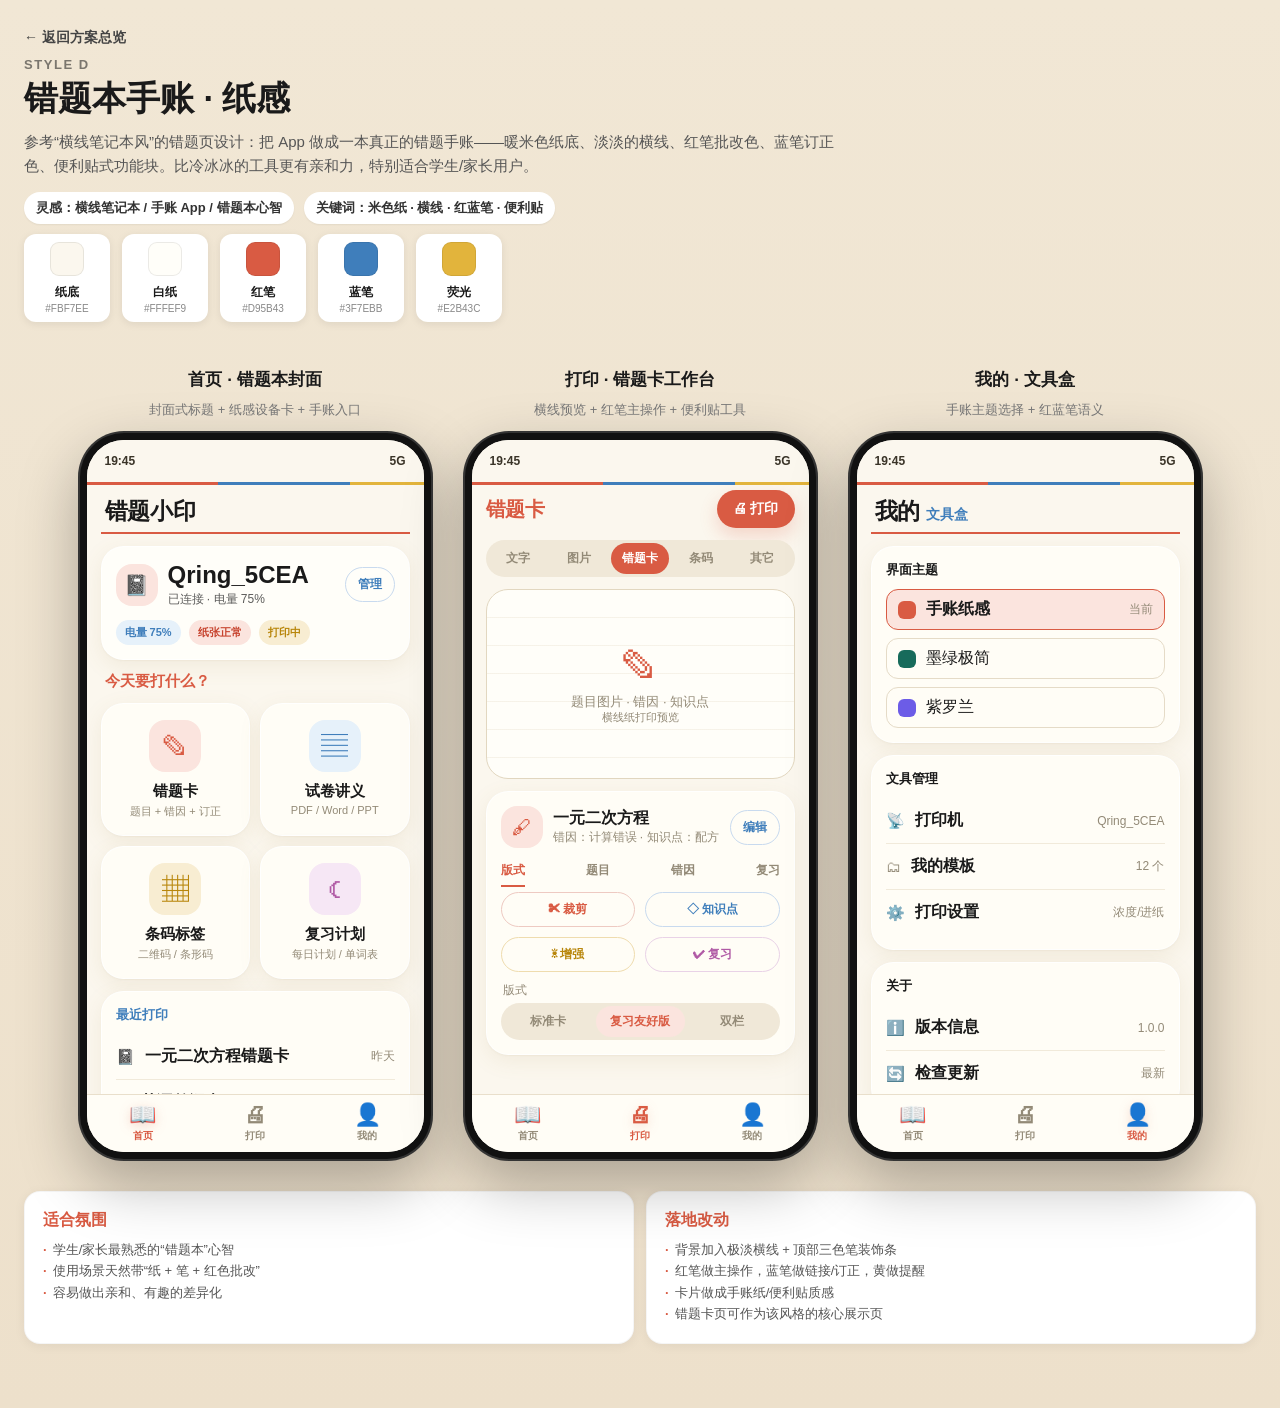
<file: docs/ui-design/style-d-notebook.html>
<!DOCTYPE html>
<html lang="zh-CN">
<head>
<meta charset="UTF-8">
<meta name="viewport" content="width=device-width, initial-scale=1">
<title>风格 D · 错题本手账纸感</title>
<link rel="stylesheet" href="common.css">
<style>
  /* 风格 D：参考横线笔记本 / 错题本手账 App，暖纸底 + 横线 + 红蓝批改色 */
  :root {
    --bg: #FBF7EE;
    --card: #FFFEF9;
    --text: #3A3428;
    --muted: #938A77;
    --primary: #D95B43;
    --primary-soft: #FBE4DE;
    --primary-glow: rgba(217,91,67,.20);
    --outline: #E5DBC7;
    --divider: rgba(190,165,120,.22);
    --nav-bg: #FFFDF6;
    --nav-border: 1px solid #E9DFCB;
    --seg-bg: #F0E8D8;
    --preview-bg: #FFFEF9;
    --preview-border: 1px solid #E2D7C0;
    --radius: 12px;
    --radius-lg: 22px;
    --radius-icon: 16px;
    --radius-btn: 999px;
    --card-shadow: 0 6px 22px rgba(160,130,70,.10), 0 1px 2px rgba(160,130,70,.06);
    --card-border: 1px solid rgba(255,255,255,.85);
    --btn-shadow: 0 8px 18px rgba(217,91,67,.22);
    --status-bg: #FBF7EE;
    --pill-bg: #F2EAD9;
    --pill-text: #6C5B45;
  }
  body {
    background: linear-gradient(180deg,#F1E7D5 0%,#EDE0CB 100%);
  }
  .preview {
    background:
      repeating-linear-gradient(transparent 0 27px, rgba(190,165,120,.13) 27px 28px),
      #FFFEF9;
  }
  .statusbar::after {
    content: "";
    position: absolute;
    left: 0; right: 0; top: 42px;
    height: 3px;
    background: linear-gradient(90deg,#D95B43 0 39%,#3F7EBB 39% 78%,#E2B43C 78% 100%);
  }
  .chip.pal { background: #D95B43; }
  .spec-card h3 { color: #D95B43; }
  .page-title {
    border-bottom: 2px solid #D95B43;
    display: inline-block;
    padding-bottom: 5px;
  }
</style>
</head>
<body>
<div class="design-page">
  <a class="back-link" href="index.html">← 返回方案总览</a>
  <div class="design-head">
    <div class="eyebrow">Style D</div>
    <h1>错题本手账 · 纸感</h1>
    <p>参考“横线笔记本风”的错题页设计：把 App 做成一本真正的错题手账——暖米色纸底、淡淡的横线、红笔批改色、蓝笔订正色、便利贴式功能块。比冷冰冰的工具更有亲和力，特别适合学生/家长用户。</p>
    <div class="meta">
      <span class="chip">灵感：横线笔记本 / 手账 App / 错题本心智</span>
      <span class="chip">关键词：米色纸 · 横线 · 红蓝笔 · 便利贴</span>
    </div>
    <div class="palette-row">
      <div class="swatch"><div class="color" style="background:#FBF7EE"></div><div class="name">纸底</div><div class="hex">#FBF7EE</div></div>
      <div class="swatch"><div class="color" style="background:#FFFEF9"></div><div class="name">白纸</div><div class="hex">#FFFEF9</div></div>
      <div class="swatch"><div class="color" style="background:#D95B43"></div><div class="name">红笔</div><div class="hex">#D95B43</div></div>
      <div class="swatch"><div class="color" style="background:#3F7EBB"></div><div class="name">蓝笔</div><div class="hex">#3F7EBB</div></div>
      <div class="swatch"><div class="color" style="background:#E2B43C"></div><div class="name">荧光</div><div class="hex">#E2B43C</div></div>
    </div>
  </div>

  <div class="phones">
    <!-- 首页 -->
    <div class="phone-wrap">
      <div class="screen-title">首页 · 错题本封面</div>
      <div class="screen-desc">封面式标题 + 纸感设备卡 + 手账入口</div>
      <div class="phone">
        <div class="screen">
          <div class="statusbar"><span>19:45</span><span>5G</span></div>
          <div class="content">
            <div class="page-title">错题小印</div>
            <div class="card" style="background:#FFFEF9">
              <div class="row">
                <div class="device-icon" style="background:#FBE4DE;color:#D95B43">📓</div>
                <div class="grow">
                  <h2>Qring_5CEA</h2>
                  <div class="device-sub">已连接 · 电量 75%</div>
                </div>
                <div class="btn-subtle" style="color:#3F7EBB;border-color:#C8DAEF">管理</div>
              </div>
              <div class="device-meta">
                <span class="mini-pill" style="background:#E6F1FA;color:#3F7EBB">电量 75%</span>
                <span class="mini-pill" style="background:#FBE4DE;color:#C7442F">纸张正常</span>
                <span class="mini-pill" style="background:#F8EDD2;color:#B8860B">打印中</span>
              </div>
            </div>
            <div class="section-label" style="color:#D95B43">今天要打什么？</div>
            <div class="grid-2">
              <div class="quick" style="background:#FFFDF6">
                <div class="icon" style="background:#FBE4DE;color:#D95B43">✎</div>
                <b>错题卡</b><span>题目 + 错因 + 订正</span>
              </div>
              <div class="quick" style="background:#FFFDF6">
                <div class="icon" style="background:#E6F1FA;color:#3F7EBB">▤</div>
                <b>试卷讲义</b><span>PDF / Word / PPT</span>
              </div>
              <div class="quick" style="background:#FFFDF6">
                <div class="icon" style="background:#F8EDD2;color:#B8860B">▦</div>
                <b>条码标签</b><span>二维码 / 条形码</span>
              </div>
              <div class="quick" style="background:#FFFDF6">
                <div class="icon" style="background:#F6E7F5;color:#B05AA5">☾</div>
                <b>复习计划</b><span>每日计划 / 单词表</span>
              </div>
            </div>
            <div class="card" style="background:#FFFDF6">
              <div class="mine-card-label" style="color:#3F7EBB">最近打印</div>
              <div class="menu-row"><span class="ma">📓</span><div class="grow bold">一元二次方程错题卡</div><span class="muted">昨天</span></div>
              <div class="menu-row"><span class="ma">🗒</span><div class="grow bold">英语单词表</div><span class="muted">2 天前</span></div>
            </div>
          </div>
          <div class="bottom-nav">
            <div class="nav-item on"><span class="ni">📖</span>首页</div>
            <div class="nav-item"><span class="ni">🖨</span>打印</div>
            <div class="nav-item"><span class="ni">👤</span>我的</div>
          </div>
        </div>
      </div>
    </div>

    <!-- 打印页 -->
    <div class="phone-wrap">
      <div class="screen-title">打印 · 错题卡工作台</div>
      <div class="screen-desc">横线预览 + 红笔主操作 + 便利贴工具</div>
      <div class="phone">
        <div class="screen">
          <div class="statusbar"><span>19:45</span><span>5G</span></div>
          <div class="content">
            <div class="row">
              <div class="page-title" style="padding:0;font-size:20px;border:none;color:#D95B43">错题卡</div>
              <div class="grow"></div>
              <button class="btn-primary">🖨 打印</button>
            </div>
            <div class="seg">
              <span>文字</span><span>图片</span><span class="on">错题卡</span><span>条码</span><span>其它</span>
            </div>
            <div class="preview">
              <span style="font-size:38px;color:#D95B43">✎</span>
              <span style="margin-top:6px">题目图片 · 错因 · 知识点</span>
              <small>横线纸打印预览</small>
            </div>
            <div class="card" style="background:#FFFDF6">
              <div class="row" style="margin-bottom:8px">
                <div class="device-icon" style="background:#FBE4DE;color:#D95B43">🖋</div>
                <div class="grow"><div class="bold">一元二次方程</div><div class="muted">错因：计算错误 · 知识点：配方</div></div>
                <div class="btn-subtle" style="color:#3F7EBB;border-color:#C8DAEF">编辑</div>
              </div>
              <div class="func-tabs">
                <span class="on">版式</span><span>题目</span><span>错因</span><span>复习</span>
              </div>
              <div class="grid-2" style="margin-top:5px">
                <div class="btn-subtle text-center" style="color:#D95B43;border-color:#EECAC2">✂ 裁剪</div>
                <div class="btn-subtle text-center" style="color:#3F7EBB;border-color:#C8DAEF">◇ 知识点</div>
                <div class="btn-subtle text-center" style="color:#B8860B;border-color:#EFDCAE">☀ 增强</div>
                <div class="btn-subtle text-center" style="color:#B05AA5;border-color:#E9D2E7">✔ 复习</div>
              </div>
              <div class="muted" style="margin:10px 2px 4px">版式</div>
              <div class="seg soft"><span>标准卡</span><span class="on">复习友好版</span><span>双栏</span></div>
            </div>
          </div>
          <div class="bottom-nav">
            <div class="nav-item"><span class="ni">📖</span>首页</div>
            <div class="nav-item on"><span class="ni">🖨</span>打印</div>
            <div class="nav-item"><span class="ni">👤</span>我的</div>
          </div>
        </div>
      </div>
    </div>

    <!-- 我的页 -->
    <div class="phone-wrap">
      <div class="screen-title">我的 · 文具盒</div>
      <div class="screen-desc">手账主题选择 + 红蓝笔语义</div>
      <div class="phone">
        <div class="screen">
          <div class="statusbar"><span>19:45</span><span>5G</span></div>
          <div class="content">
            <div class="page-title">我的 <span style="color:#3F7EBB;font-size:14px">文具盒</span></div>
            <div class="card" style="background:#FFFDF6">
              <div class="mine-card-label">界面主题</div>
              <div class="theme-options">
                <div class="theme-option on"><span class="dot" style="background:#D95B43"></span><div class="grow bold">手账纸感</div><span class="muted">当前</span></div>
                <div class="theme-option"><span class="dot" style="background:#176B5B"></span><div class="grow">墨绿极简</div></div>
                <div class="theme-option"><span class="dot" style="background:#6C5CE7"></span><div class="grow">紫罗兰</div></div>
              </div>
            </div>
            <div class="card" style="background:#FFFDF6">
              <div class="mine-card-label">文具管理</div>
              <div class="menu-row"><span class="ma">📡</span><div class="grow bold">打印机</div><span class="muted">Qring_5CEA</span></div>
              <div class="menu-row"><span class="ma">🗂</span><div class="grow bold">我的模板</div><span class="muted">12 个</span></div>
              <div class="menu-row"><span class="ma">⚙️</span><div class="grow bold">打印设置</div><span class="muted">浓度/进纸</span></div>
            </div>
            <div class="card" style="background:#FFFDF6">
              <div class="mine-card-label">关于</div>
              <div class="menu-row"><span class="ma">ℹ️</span><div class="grow bold">版本信息</div><span class="muted">1.0.0</span></div>
              <div class="menu-row"><span class="ma">🔄</span><div class="grow bold">检查更新</div><span class="muted">最新</span></div>
            </div>
          </div>
          <div class="bottom-nav">
            <div class="nav-item"><span class="ni">📖</span>首页</div>
            <div class="nav-item"><span class="ni">🖨</span>打印</div>
            <div class="nav-item on"><span class="ni">👤</span>我的</div>
          </div>
        </div>
      </div>
    </div>
  </div>

  <div class="spec-grid">
    <div class="spec-card">
      <h3>适合氛围</h3>
      <ul>
        <li>学生/家长最熟悉的“错题本”心智</li>
        <li>使用场景天然带“纸 + 笔 + 红色批改”</li>
        <li>容易做出亲和、有趣的差异化</li>
      </ul>
    </div>
    <div class="spec-card">
      <h3>落地改动</h3>
      <ul>
        <li>背景加入极淡横线 + 顶部三色笔装饰条</li>
        <li>红笔做主操作，蓝笔做链接/订正，黄做提醒</li>
        <li>卡片做成手账纸/便利贴质感</li>
        <li>错题卡页可作为该风格的核心展示页</li>
      </ul>
    </div>
  </div>
</div>
</body>
</html>
</file>
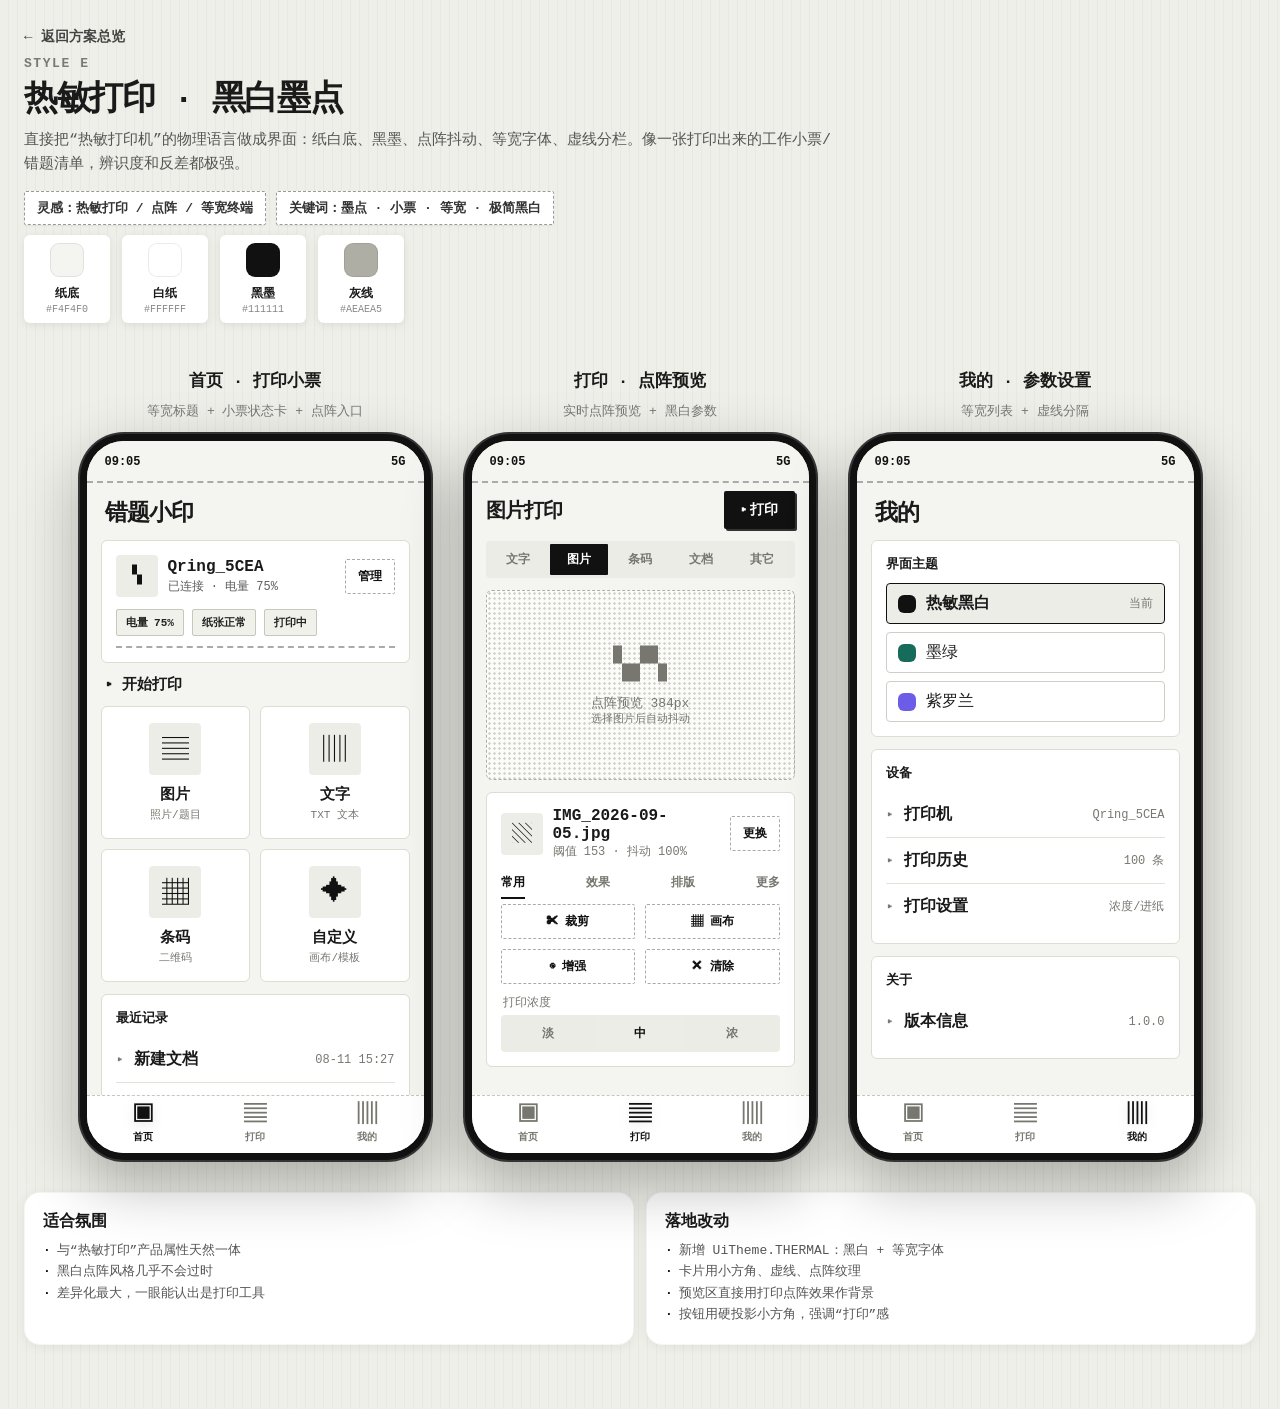
<file: docs/ui-design/style-e-thermal.html>
<!DOCTYPE html>
<html lang="zh-CN">
<head>
<meta charset="UTF-8">
<meta name="viewport" content="width=device-width, initial-scale=1">
<title>风格 E · 热敏打印黑白墨点</title>
<link rel="stylesheet" href="common.css">
<style>
  /* 风格 E：热敏打印机的“原生语言”——纸白、黑墨、点阵、等宽、虚线 */
  :root {
    --bg: #F4F4F0;
    --card: #FFFFFF;
    --text: #111111;
    --muted: #777770;
    --primary: #111111;
    --primary-soft: #EDEDE8;
    --primary-glow: rgba(0,0,0,.10);
    --outline: #CFCFC6;
    --divider: #E3E3DA;
    --nav-bg: #FFFFFF;
    --nav-border: 1px dashed #C6C6BC;
    --seg-bg: #ECECE6;
    --preview-bg: #FBFBF8;
    --preview-border: 1px dashed #AEAEA5;
    --radius: 4px;
    --radius-lg: 6px;
    --radius-icon: 4px;
    --radius-btn: 4px;
    --card-shadow: none;
    --card-border: 1px solid #DDDDD3;
    --btn-shadow: none;
    --status-bg: #F4F4F0;
    --pill-bg: #F1F1EB;
    --pill-text: #222;
  }
  body {
    background:
      repeating-linear-gradient(90deg, transparent 0 8px, rgba(0,0,0,.03) 8px 9px),
      #EFEFE9;
  }
  .design-page, .phone, .screen, .card, .preview {
    font-family: ui-monospace, "SFMono-Regular", Menlo, Consolas, "Courier New", monospace;
  }
  .design-head h1 { letter-spacing: -.04em; }
  .design-head p { font-family: ui-monospace, "Courier New", monospace; }
  .chip { font-family: ui-monospace, monospace; border-radius: 2px; border:1px dashed #999; }
  .swatch { border-radius: 6px; }
  .btn-primary { border-radius: 2px; background:#111; color:#fff; box-shadow: 2px 2px 0 #333; }
  .btn-subtle { border-radius: 2px; border:1px dashed #AAA; }
  .device-card::after {
    content: "";
    display: block;
    margin-top: 10px;
    border-top: 2px dashed #AAA;
  }
  .statusbar::after {
    content: "";
    position:absolute; left:0; right:0; bottom:0;
    border-bottom: 2px dashed #AAA;
  }
  .preview {
    background-image: radial-gradient(rgba(0,0,0,.16) 1px, transparent 1.5px);
    background-size: 5px 5px;
  }
  .mini-pill { border: 1px solid #C7C7BC; border-radius: 2px; }
  .phone-wrap .screen-title { font-family: ui-monospace, monospace; }
</style>
</head>
<body>
<div class="design-page">
  <a class="back-link" href="index.html">← 返回方案总览</a>
  <div class="design-head">
    <div class="eyebrow">Style E</div>
    <h1>热敏打印 · 黑白墨点</h1>
    <p>直接把“热敏打印机”的物理语言做成界面：纸白底、黑墨、点阵抖动、等宽字体、虚线分栏。像一张打印出来的工作小票/错题清单，辨识度和反差都极强。</p>
    <div class="meta">
      <span class="chip">灵感：热敏打印 / 点阵 / 等宽终端</span>
      <span class="chip">关键词：墨点 · 小票 · 等宽 · 极简黑白</span>
    </div>
    <div class="palette-row">
      <div class="swatch"><div class="color" style="background:#F4F4F0"></div><div class="name">纸底</div><div class="hex">#F4F4F0</div></div>
      <div class="swatch"><div class="color" style="background:#FFFFFF"></div><div class="name">白纸</div><div class="hex">#FFFFFF</div></div>
      <div class="swatch"><div class="color" style="background:#111111"></div><div class="name">黑墨</div><div class="hex">#111111</div></div>
      <div class="swatch"><div class="color" style="background:#AEAEA5"></div><div class="name">灰线</div><div class="hex">#AEAEA5</div></div>
    </div>
  </div>

  <div class="phones">
    <!-- 首页 -->
    <div class="phone-wrap">
      <div class="screen-title">首页 · 打印小票</div>
      <div class="screen-desc">等宽标题 + 小票状态卡 + 点阵入口</div>
      <div class="phone">
        <div class="screen">
          <div class="statusbar"><span>09:05</span><span>5G</span></div>
          <div class="content">
            <div class="page-title" style="letter-spacing:-.04em">错题小印</div>
            <div class="card device-card">
              <div class="row">
                <div class="device-icon">▚</div>
                <div class="grow">
                  <div class="bold">Qring_5CEA</div>
                  <div class="device-sub">已连接 · 电量 75%</div>
                </div>
                <div class="btn-subtle">管理</div>
              </div>
              <div class="device-meta">
                <span class="mini-pill">电量 75%</span>
                <span class="mini-pill">纸张正常</span>
                <span class="mini-pill">打印中</span>
              </div>
            </div>
            <div class="section-label">▸ 开始打印</div>
            <div class="grid-2">
              <div class="quick">
                <div class="icon">▤</div><b>图片</b><span>照片/题目</span>
              </div>
              <div class="quick">
                <div class="icon">▥</div><b>文字</b><span>TXT 文本</span>
              </div>
              <div class="quick">
                <div class="icon">▦</div><b>条码</b><span>二维码</span>
              </div>
              <div class="quick">
                <div class="icon">✦</div><b>自定义</b><span>画布/模板</span>
              </div>
            </div>
            <div class="card">
              <div class="mine-card-label">最近记录</div>
              <div class="menu-row"><span class="ma">▸</span><div class="grow bold">新建文档</div><span class="muted">08-11 15:27</span></div>
              <div class="menu-row"><span class="ma">▸</span><div class="grow bold">错题卡</div><span class="muted">08-10 21:11</span></div>
            </div>
          </div>
          <div class="bottom-nav">
            <div class="nav-item on"><span class="ni">▣</span>首页</div>
            <div class="nav-item"><span class="ni">▤</span>打印</div>
            <div class="nav-item"><span class="ni">▥</span>我的</div>
          </div>
        </div>
      </div>
    </div>

    <!-- 打印页 -->
    <div class="phone-wrap">
      <div class="screen-title">打印 · 点阵预览</div>
      <div class="screen-desc">实时点阵预览 + 黑白参数</div>
      <div class="phone">
        <div class="screen">
          <div class="statusbar"><span>09:05</span><span>5G</span></div>
          <div class="content">
            <div class="row">
              <div class="page-title" style="padding:0;font-size:20px;letter-spacing:-.04em">图片打印</div>
              <div class="grow"></div>
              <button class="btn-primary">▸ 打印</button>
            </div>
            <div class="seg">
              <span>文字</span><span class="on">图片</span><span>条码</span><span>文档</span><span>其它</span>
            </div>
            <div class="preview">
              <span style="font-size:36px">▚▞▚</span>
              <span style="margin-top:6px">点阵预览 384px</span>
              <small>选择图片后自动抖动</small>
            </div>
            <div class="card">
              <div class="row" style="margin-bottom:8px">
                <div class="device-icon" style="background:#EDEDE8;color:#111">▧</div>
                <div class="grow"><div class="bold">IMG_2026-09-05.jpg</div><div class="muted">阈值 153 · 抖动 100%</div></div>
                <div class="btn-subtle">更换</div>
              </div>
              <div class="func-tabs">
                <span class="on">常用</span><span>效果</span><span>排版</span><span>更多</span>
              </div>
              <div class="grid-2" style="margin-top:5px">
                <div class="btn-subtle text-center">✂ 裁剪</div>
                <div class="btn-subtle text-center">▦ 画布</div>
                <div class="btn-subtle text-center">◉ 增强</div>
                <div class="btn-subtle text-center">✕ 清除</div>
              </div>
              <div class="muted" style="margin:10px 2px 4px">打印浓度</div>
              <div class="seg soft"><span>淡</span><span class="on">中</span><span>浓</span></div>
            </div>
          </div>
          <div class="bottom-nav">
            <div class="nav-item"><span class="ni">▣</span>首页</div>
            <div class="nav-item on"><span class="ni">▤</span>打印</div>
            <div class="nav-item"><span class="ni">▥</span>我的</div>
          </div>
        </div>
      </div>
    </div>

    <!-- 我的页 -->
    <div class="phone-wrap">
      <div class="screen-title">我的 · 参数设置</div>
      <div class="screen-desc">等宽列表 + 虚线分隔</div>
      <div class="phone">
        <div class="screen">
          <div class="statusbar"><span>09:05</span><span>5G</span></div>
          <div class="content">
            <div class="page-title" style="letter-spacing:-.04em">我的</div>
            <div class="card">
              <div class="mine-card-label">界面主题</div>
              <div class="theme-options">
                <div class="theme-option on"><span class="dot" style="background:#111"></span><div class="grow bold">热敏黑白</div><span class="muted">当前</span></div>
                <div class="theme-option"><span class="dot" style="background:#176B5B"></span><div class="grow">墨绿</div></div>
                <div class="theme-option"><span class="dot" style="background:#6C5CE7"></span><div class="grow">紫罗兰</div></div>
              </div>
            </div>
            <div class="card">
              <div class="mine-card-label">设备</div>
              <div class="menu-row"><span class="ma">▸</span><div class="grow bold">打印机</div><span class="muted">Qring_5CEA</span></div>
              <div class="menu-row"><span class="ma">▸</span><div class="grow bold">打印历史</div><span class="muted">100 条</span></div>
              <div class="menu-row"><span class="ma">▸</span><div class="grow bold">打印设置</div><span class="muted">浓度/进纸</span></div>
            </div>
            <div class="card">
              <div class="mine-card-label">关于</div>
              <div class="menu-row"><span class="ma">▸</span><div class="grow bold">版本信息</div><span class="muted">1.0.0</span></div>
            </div>
          </div>
          <div class="bottom-nav">
            <div class="nav-item"><span class="ni">▣</span>首页</div>
            <div class="nav-item"><span class="ni">▤</span>打印</div>
            <div class="nav-item on"><span class="ni">▥</span>我的</div>
          </div>
        </div>
      </div>
    </div>
  </div>

  <div class="spec-grid">
    <div class="spec-card">
      <h3>适合氛围</h3>
      <ul>
        <li>与“热敏打印”产品属性天然一体</li>
        <li>黑白点阵风格几乎不会过时</li>
        <li>差异化最大，一眼能认出是打印工具</li>
      </ul>
    </div>
    <div class="spec-card">
      <h3>落地改动</h3>
      <ul>
        <li>新增 UiTheme.THERMAL：黑白 + 等宽字体</li>
        <li>卡片用小方角、虚线、点阵纹理</li>
        <li>预览区直接用打印点阵效果作背景</li>
        <li>按钮用硬投影小方角，强调“打印”感</li>
      </ul>
    </div>
  </div>
</div>
</body>
</html>
</file>
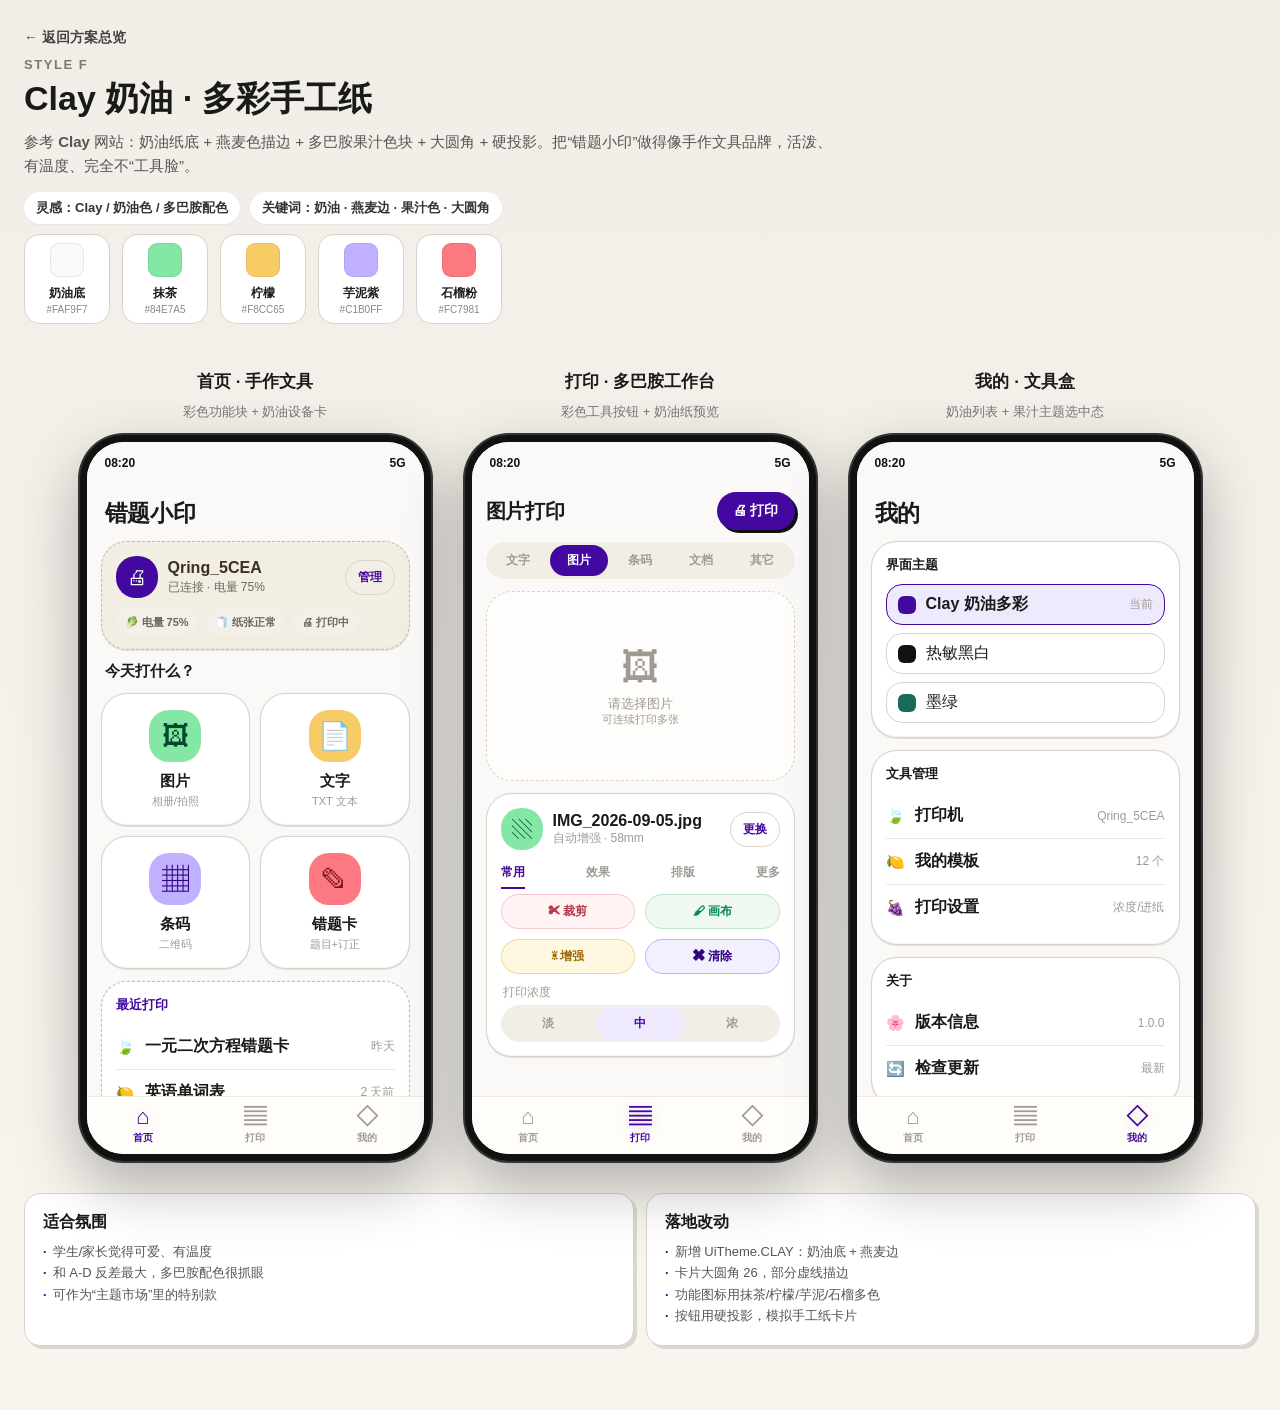
<file: docs/ui-design/style-f-clay.html>
<!DOCTYPE html>
<html lang="zh-CN">
<head>
<meta charset="UTF-8">
<meta name="viewport" content="width=device-width, initial-scale=1">
<title>风格 F · Clay 奶油多彩手工纸</title>
<link rel="stylesheet" href="common.css">
<style>
  /* 风格 F：参考 Clay 官网设计语言——奶油底、燕麦边、多彩“果汁”色块、大圆角、硬投影 */
  :root {
    --bg: #FAF9F7;
    --card: #FFFFFF;
    --text: #111111;
    --muted: #9F9B93;
    --primary: #43089F;
    --primary-soft: #EEE9FC;
    --primary-glow: rgba(67,8,159,.20);
    --outline: #DAD4C8;
    --divider: #EEE9DF;
    --nav-bg: #FFFDF9;
    --nav-border: 1px solid #EEE9DF;
    --seg-bg: #F1EEE6;
    --preview-bg: #FEFDFB;
    --preview-border: 1px dashed #DAD4C8;
    --radius: 16px;
    --radius-lg: 26px;
    --radius-icon: 20px;
    --radius-btn: 999px;
    --card-shadow: rgba(0,0,0,.10) 0px 1px 1px, rgba(0,0,0,.04) 0px -1px 1px inset, rgba(0,0,0,.05) 0px -0.5px 1px;
    --card-border: 1px solid #DAD4C8;
    --btn-shadow: 2px 2px 0 #43089F;
    --status-bg: #FAF9F7;
    --pill-bg: #F3F0EA;
    --pill-text: #6B655B;
  }
  body {
    background: linear-gradient(180deg,#F1EEE7 0%,#F8F5EF 100%);
  }
  .chip.pal { background:#43089F; }
  .swatch { border-radius: 16px; border:1px solid #DAD4C8; box-shadow: none; }
  .quick { border:1px solid #DAD4C8; }
  .quick:nth-child(1) .icon { background:#84E7A5; color:#02492A; }
  .quick:nth-child(2) .icon { background:#F8CC65; color:#9D6A09; }
  .quick:nth-child(3) .icon { background:#C1B0FF; color:#32037D; }
  .quick:nth-child(4) .icon { background:#FC7981; color:#7D1426; }
  .btn-primary { box-shadow:3px 3px 0 #111; }
  .some-dashed { border: 1px dashed #C8BBA4; }
  .spec-card { border: 1px solid #DAD4C8; box-shadow: 3px 3px 0 rgba(0,0,0,.12); }
</style>
</head>
<body>
<div class="design-page">
  <a class="back-link" href="index.html">← 返回方案总览</a>
  <div class="design-head">
    <div class="eyebrow">Style F</div>
    <h1>Clay 奶油 · 多彩手工纸</h1>
    <p>参考 <b>Clay</b> 网站：奶油纸底 + 燕麦色描边 + 多巴胺果汁色块 + 大圆角 + 硬投影。把“错题小印”做得像手作文具品牌，活泼、有温度、完全不“工具脸”。</p>
    <div class="meta">
      <span class="chip">灵感：Clay / 奶油色 / 多巴胺配色</span>
      <span class="chip">关键词：奶油 · 燕麦边 · 果汁色 · 大圆角</span>
    </div>
    <div class="palette-row">
      <div class="swatch"><div class="color" style="background:#FAF9F7"></div><div class="name">奶油底</div><div class="hex">#FAF9F7</div></div>
      <div class="swatch"><div class="color" style="background:#84E7A5"></div><div class="name">抹茶</div><div class="hex">#84E7A5</div></div>
      <div class="swatch"><div class="color" style="background:#F8CC65"></div><div class="name">柠檬</div><div class="hex">#F8CC65</div></div>
      <div class="swatch"><div class="color" style="background:#C1B0FF"></div><div class="name">芋泥紫</div><div class="hex">#C1B0FF</div></div>
      <div class="swatch"><div class="color" style="background:#FC7981"></div><div class="name">石榴粉</div><div class="hex">#FC7981</div></div>
    </div>
  </div>

  <div class="phones">
    <!-- 首页 -->
    <div class="phone-wrap">
      <div class="screen-title">首页 · 手作文具</div>
      <div class="screen-desc">彩色功能块 + 奶油设备卡</div>
      <div class="phone">
        <div class="screen">
          <div class="statusbar"><span>08:20</span><span>5G</span></div>
          <div class="content">
            <div class="page-title">错题小印</div>
            <div class="card" style="background:#F2EEE4;border:1px dashed #C8BBA4;color:#3A3025">
              <div class="row">
                <div class="device-icon" style="background:#43089F;color:#fff">🖨</div>
                <div class="grow">
                  <div class="bold">Qring_5CEA</div>
                  <div class="device-sub">已连接 · 电量 75%</div>
                </div>
                <div class="btn-subtle">管理</div>
              </div>
              <div class="device-meta">
                <span class="mini-pill">🥬 电量 75%</span>
                <span class="mini-pill">🧻 纸张正常</span>
                <span class="mini-pill">🖨 打印中</span>
              </div>
            </div>
            <div class="section-label">今天打什么？</div>
            <div class="grid-2">
              <div class="quick"><div class="icon">🖼</div><b>图片</b><span>相册/拍照</span></div>
              <div class="quick"><div class="icon">📄</div><b>文字</b><span>TXT 文本</span></div>
              <div class="quick"><div class="icon">▦</div><b>条码</b><span>二维码</span></div>
              <div class="quick"><div class="icon">✎</div><b>错题卡</b><span>题目+订正</span></div>
            </div>
            <div class="card some-dashed">
              <div class="mine-card-label" style="color:#43089F">最近打印</div>
              <div class="menu-row"><span class="ma">🍃</span><div class="grow bold">一元二次方程错题卡</div><span class="muted">昨天</span></div>
              <div class="menu-row"><span class="ma">🍋</span><div class="grow bold">英语单词表</div><span class="muted">2 天前</span></div>
            </div>
          </div>
          <div class="bottom-nav">
            <div class="nav-item on"><span class="ni">⌂</span>首页</div>
            <div class="nav-item"><span class="ni">▤</span>打印</div>
            <div class="nav-item"><span class="ni">◇</span>我的</div>
          </div>
        </div>
      </div>
    </div>

    <!-- 打印页 -->
    <div class="phone-wrap">
      <div class="screen-title">打印 · 多巴胺工作台</div>
      <div class="screen-desc">彩色工具按钮 + 奶油纸预览</div>
      <div class="phone">
        <div class="screen">
          <div class="statusbar"><span>08:20</span><span>5G</span></div>
          <div class="content">
            <div class="row">
              <div class="page-title" style="padding:0;font-size:20px">图片打印</div>
              <div class="grow"></div>
              <button class="btn-primary">🖨 打印</button>
            </div>
            <div class="seg">
              <span>文字</span><span class="on">图片</span><span>条码</span><span>文档</span><span>其它</span>
            </div>
            <div class="preview">
              <span style="font-size:38px">🖼</span>
              <span style="margin-top:6px">请选择图片</span>
              <small>可连续打印多张</small>
            </div>
            <div class="card">
              <div class="row" style="margin-bottom:8px">
                <div class="device-icon" style="background:#84E7A5;color:#02492A">▧</div>
                <div class="grow"><div class="bold">IMG_2026-09-05.jpg</div><div class="muted">自动增强 · 58mm</div></div>
                <div class="btn-subtle">更换</div>
              </div>
              <div class="func-tabs">
                <span class="on">常用</span><span>效果</span><span>排版</span><span>更多</span>
              </div>
              <div class="grid-2" style="margin-top:5px">
                <div class="btn-subtle text-center" style="background:#FFF4F3;border-color:#F4C7CC;color:#B33B4B">✂ 裁剪</div>
                <div class="btn-subtle text-center" style="background:#F0F9F1;border-color:#BCE6C7;color:#078A52">🖌 画布</div>
                <div class="btn-subtle text-center" style="background:#FFF8E0;border-color:#F0D98C;color:#9D6A09">☀ 增强</div>
                <div class="btn-subtle text-center" style="background:#F2F0FF;border-color:#C1B0FF;color:#32037D">✖ 清除</div>
              </div>
              <div class="muted" style="margin:10px 2px 4px">打印浓度</div>
              <div class="seg soft"><span>淡</span><span class="on">中</span><span>浓</span></div>
            </div>
          </div>
          <div class="bottom-nav">
            <div class="nav-item"><span class="ni">⌂</span>首页</div>
            <div class="nav-item on"><span class="ni">▤</span>打印</div>
            <div class="nav-item"><span class="ni">◇</span>我的</div>
          </div>
        </div>
      </div>
    </div>

    <!-- 我的页 -->
    <div class="phone-wrap">
      <div class="screen-title">我的 · 文具盒</div>
      <div class="screen-desc">奶油列表 + 果汁主题选中态</div>
      <div class="phone">
        <div class="screen">
          <div class="statusbar"><span>08:20</span><span>5G</span></div>
          <div class="content">
            <div class="page-title">我的</div>
            <div class="card">
              <div class="mine-card-label">界面主题</div>
              <div class="theme-options">
                <div class="theme-option on"><span class="dot" style="background:#43089F"></span><div class="grow bold">Clay 奶油多彩</div><span class="muted">当前</span></div>
                <div class="theme-option"><span class="dot" style="background:#111"></span><div class="grow">热敏黑白</div></div>
                <div class="theme-option"><span class="dot" style="background:#176B5B"></span><div class="grow">墨绿</div></div>
              </div>
            </div>
            <div class="card">
              <div class="mine-card-label">文具管理</div>
              <div class="menu-row"><span class="ma">🍃</span><div class="grow bold">打印机</div><span class="muted">Qring_5CEA</span></div>
              <div class="menu-row"><span class="ma">🍋</span><div class="grow bold">我的模板</div><span class="muted">12 个</span></div>
              <div class="menu-row"><span class="ma">🍇</span><div class="grow bold">打印设置</div><span class="muted">浓度/进纸</span></div>
            </div>
            <div class="card">
              <div class="mine-card-label">关于</div>
              <div class="menu-row"><span class="ma">🌸</span><div class="grow bold">版本信息</div><span class="muted">1.0.0</span></div>
              <div class="menu-row"><span class="ma">🔄</span><div class="grow bold">检查更新</div><span class="muted">最新</span></div>
            </div>
          </div>
          <div class="bottom-nav">
            <div class="nav-item"><span class="ni">⌂</span>首页</div>
            <div class="nav-item"><span class="ni">▤</span>打印</div>
            <div class="nav-item on"><span class="ni">◇</span>我的</div>
          </div>
        </div>
      </div>
    </div>
  </div>

  <div class="spec-grid">
    <div class="spec-card">
      <h3>适合氛围</h3>
      <ul>
        <li>学生/家长觉得可爱、有温度</li>
        <li>和 A-D 反差最大，多巴胺配色很抓眼</li>
        <li>可作为“主题市场”里的特别款</li>
      </ul>
    </div>
    <div class="spec-card">
      <h3>落地改动</h3>
      <ul>
        <li>新增 UiTheme.CLAY：奶油底 + 燕麦边</li>
        <li>卡片大圆角 26，部分虚线描边</li>
        <li>功能图标用抹茶/柠檬/芋泥/石榴多色</li>
        <li>按钮用硬投影，模拟手工纸卡片</li>
      </ul>
    </div>
  </div>
</div>
</body>
</html>
</file>
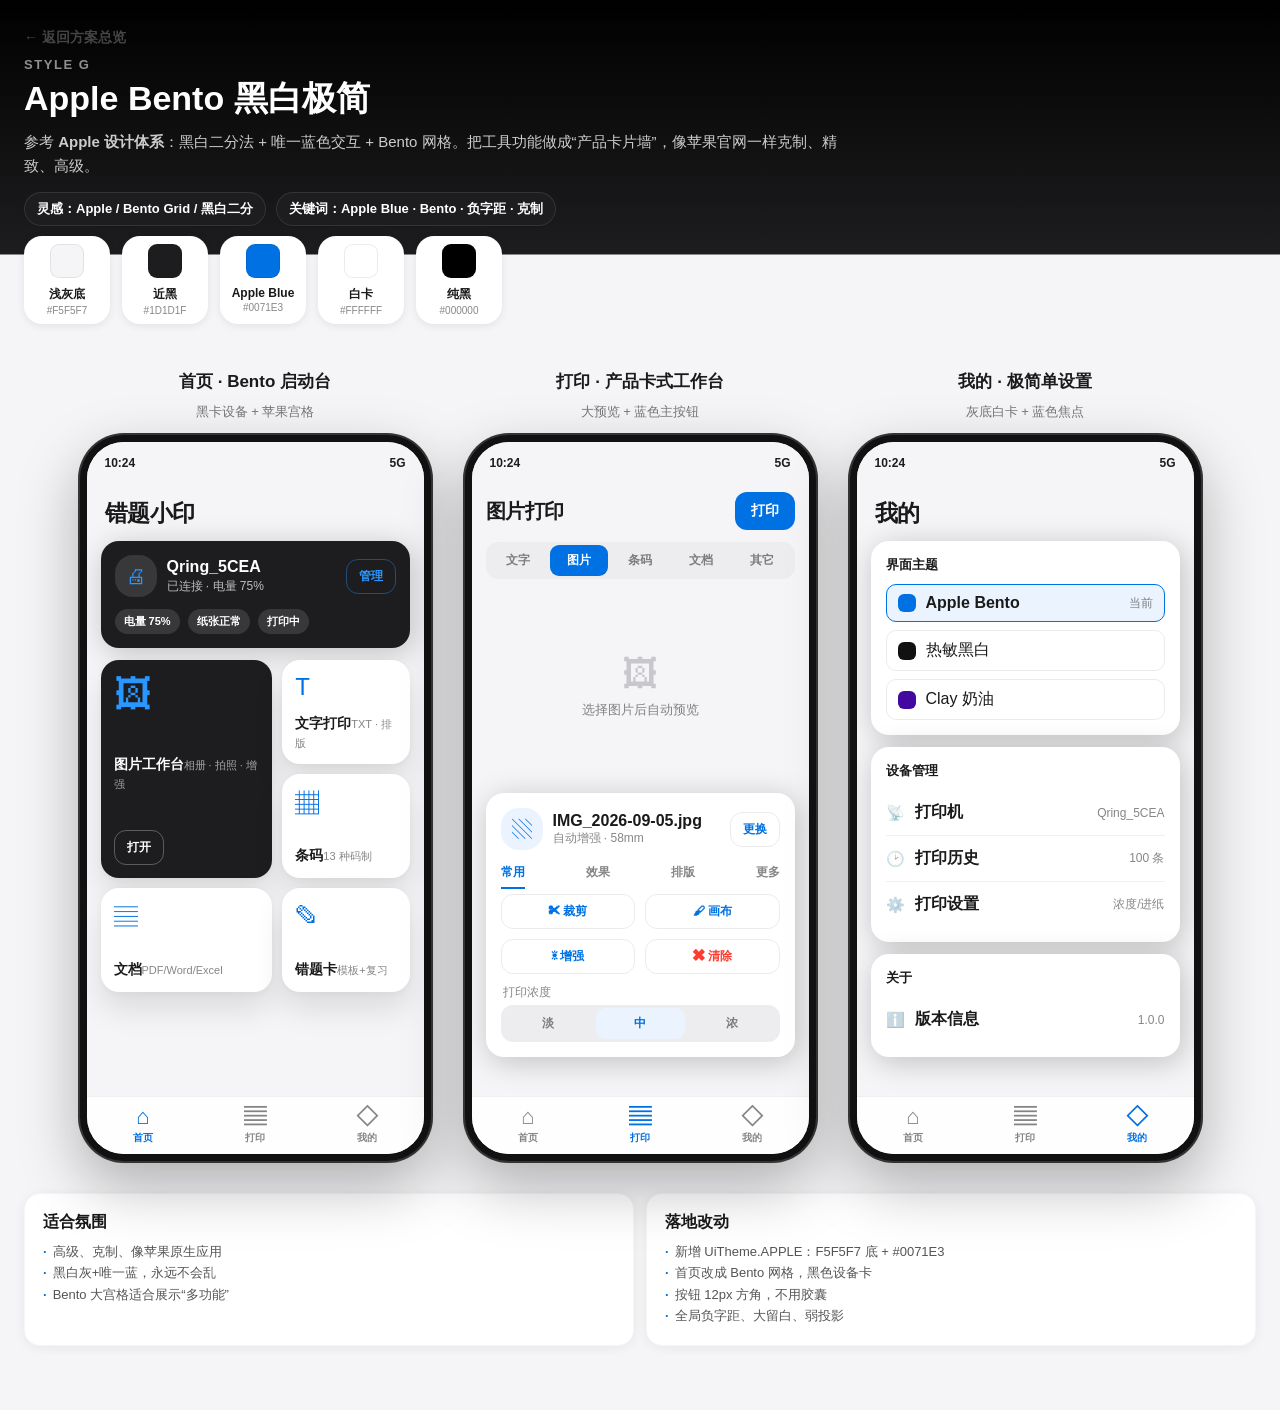
<file: docs/ui-design/style-g-apple.html>
<!DOCTYPE html>
<html lang="zh-CN">
<head>
<meta charset="UTF-8">
<meta name="viewport" content="width=device-width, initial-scale=1">
<title>风格 G · Apple Bento 黑白极简</title>
<link rel="stylesheet" href="common.css">
<style>
  /* 风格 G：参考 Apple 设计体系——黑/白二分法、唯一 Apple Blue、Bento 网格、负字距 */
  :root {
    --bg: #F5F5F7;
    --card: #FFFFFF;
    --text: #1D1D1F;
    --muted: rgba(0,0,0,.48);
    --primary: #0071E3;
    --primary-soft: #EAF3FE;
    --primary-glow: rgba(0,113,227,.20);
    --outline: rgba(0,0,0,.08);
    --divider: rgba(0,0,0,.06);
    --nav-bg: rgba(255,255,255,.88);
    --nav-border: 1px solid rgba(0,0,0,.06);
    --seg-bg: #EDEDF0;
    --preview-bg: #FFFFFF;
    --preview-border: 1px solid rgba(0,0,0,.08);
    --radius: 10px;
    --radius-lg: 18px;
    --radius-icon: 18px;
    --radius-btn: 12px;
    --card-shadow: rgba(0,0,0,.22) 3px 5px 30px 0px;
    --card-border: 1px solid rgba(255,255,255,.9);
    --btn-shadow: none;
    --status-bg: #F5F5F7;
    --pill-bg: #F5F5F7;
    --pill-text: #1D1D1F;
  }
  body {
    background: linear-gradient(180deg,#000 0%,#1D1D1F 18%,#F5F5F7 18.1%);
  }
  .design-head h1, .design-head p, .design-head .eyebrow { color:#fff; }
  .design-head .meta .chip { background:#1D1D1F; color:#fff; border:1px solid rgba(255,255,255,.1); }
  .design-head p { color:#ccc; }
  .chip.pal { background:#0071E3; }
  .swatch { border-radius: 18px; }
  .page-title { letter-spacing: -.02em; }
  .btn-primary { border-radius: 12px; background:#0071E3; }
  .btn-subtle { border-radius: 12px; }
  .nav-item.on .ni { filter: none; }
  /* Bento 特色大宫格 */
  .bento {
    display: grid; grid-template-columns: 1.35fr 1fr; grid-auto-rows: 104px; gap: 10px;
  }
  .bento .tile {
    background:#fff; border-radius:18px; padding:13px;
    box-shadow: 0 18px 30px rgba(0,0,0,.10), 0 2px 6px rgba(0,0,0,.04);
    display:flex; flex-direction:column; justify-content:space-between;
  }
  .bento .tile .t-icon { font-size: 24px; color:#0071E3; }
  .bento .tile b { font-size:14px; }
  .bento .tile span { font-size:11px; color:rgba(0,0,0,.48); }
  .bento .tile.big { grid-row: span 2; background:#1D1D1F; color:#fff; align-items:flex-start; }
  .bento .tile.big span { color:rgba(255,255,255,.6); }
  .bento .tile.big .t-icon { color:#2997FF; font-size:38px; }
</style>
</head>
<body>
<div class="design-page">
  <a class="back-link" href="index.html">← 返回方案总览</a>
  <div class="design-head">
    <div class="eyebrow">Style G</div>
    <h1>Apple Bento 黑白极简</h1>
    <p>参考 <b>Apple 设计体系</b>：黑白二分法 + 唯一蓝色交互 + Bento 网格。把工具功能做成“产品卡片墙”，像苹果官网一样克制、精致、高级。</p>
    <div class="meta">
      <span class="chip">灵感：Apple / Bento Grid / 黑白二分</span>
      <span class="chip">关键词：Apple Blue · Bento · 负字距 · 克制</span>
    </div>
    <div class="palette-row">
      <div class="swatch"><div class="color" style="background:#F5F5F7"></div><div class="name">浅灰底</div><div class="hex">#F5F5F7</div></div>
      <div class="swatch"><div class="color" style="background:#1D1D1F"></div><div class="name">近黑</div><div class="hex">#1D1D1F</div></div>
      <div class="swatch"><div class="color" style="background:#0071E3"></div><div class="name">Apple Blue</div><div class="hex">#0071E3</div></div>
      <div class="swatch"><div class="color" style="background:#FFFFFF"></div><div class="name">白卡</div><div class="hex">#FFFFFF</div></div>
      <div class="swatch"><div class="color" style="background:#000000"></div><div class="name">纯黑</div><div class="hex">#000000</div></div>
    </div>
  </div>

  <div class="phones">
    <!-- 首页 -->
    <div class="phone-wrap">
      <div class="screen-title">首页 · Bento 启动台</div>
      <div class="screen-desc">黑卡设备 + 苹果宫格</div>
      <div class="phone">
        <div class="screen">
          <div class="statusbar"><span>10:24</span><span>5G</span></div>
          <div class="content">
            <div class="page-title">错题小印</div>
            <div class="card" style="background:#1D1D1F;color:#fff;border:none">
              <div class="row">
                <div class="device-icon" style="background:rgba(255,255,255,.12);color:#2997FF">🖨</div>
                <div class="grow">
                  <div class="bold">Qring_5CEA</div>
                  <div class="device-sub">已连接 · 电量 75%</div>
                </div>
                <div class="btn-subtle" style="color:#2997FF;border-color:rgba(41,151,255,.4)">管理</div>
              </div>
              <div class="device-meta">
                <span class="mini-pill" style="background:rgba(255,255,255,.12);color:#fff">电量 75%</span>
                <span class="mini-pill" style="background:rgba(255,255,255,.12);color:#fff">纸张正常</span>
                <span class="mini-pill" style="background:rgba(255,255,255,.12);color:#fff">打印中</span>
              </div>
            </div>
            <div class="bento">
              <div class="tile big"><span class="t-icon">🖼</span><div><b>图片工作台</b><span>相册 · 拍照 · 增强</span></div><div class="btn-subtle" style="color:#fff;border-color:rgba(255,255,255,.28)">打开</div></div>
              <div class="tile"><span class="t-icon">T</span><div><b>文字打印</b><span>TXT · 排版</span></div></div>
              <div class="tile"><span class="t-icon">▦</span><div><b>条码</b><span>13 种码制</span></div></div>
              <div class="tile"><span class="t-icon">▤</span><div><b>文档</b><span>PDF/Word/Excel</span></div></div>
              <div class="tile"><span class="t-icon">✎</span><div><b>错题卡</b><span>模板+复习</span></div></div>
            </div>
          </div>
          <div class="bottom-nav">
            <div class="nav-item on"><span class="ni">⌂</span>首页</div>
            <div class="nav-item"><span class="ni">▤</span>打印</div>
            <div class="nav-item"><span class="ni">◇</span>我的</div>
          </div>
        </div>
      </div>
    </div>

    <!-- 打印页 -->
    <div class="phone-wrap">
      <div class="screen-title">打印 · 产品卡式工作台</div>
      <div class="screen-desc">大预览 + 蓝色主按钮</div>
      <div class="phone">
        <div class="screen">
          <div class="statusbar"><span>10:24</span><span>5G</span></div>
          <div class="content">
            <div class="row">
              <div class="page-title" style="padding:0;font-size:20px">图片打印</div>
              <div class="grow"></div>
              <button class="btn-primary">打印</button>
            </div>
            <div class="seg">
              <span>文字</span><span class="on">图片</span><span>条码</span><span>文档</span><span>其它</span>
            </div>
            <div class="preview" style="background:#F5F5F7;border:none">
              <span style="font-size:36px;color:#C7C7CC">🖼</span>
              <span style="margin-top:6px">选择图片后自动预览</span>
            </div>
            <div class="card">
              <div class="row" style="margin-bottom:8px">
                <div class="device-icon" style="background:#EAF3FE;color:#0071E3">▧</div>
                <div class="grow"><div class="bold">IMG_2026-09-05.jpg</div><div class="muted">自动增强 · 58mm</div></div>
                <div class="btn-subtle">更换</div>
              </div>
              <div class="func-tabs">
                <span class="on">常用</span><span>效果</span><span>排版</span><span>更多</span>
              </div>
              <div class="grid-2" style="margin-top:5px">
                <div class="btn-subtle text-center">✂ 裁剪</div>
                <div class="btn-subtle text-center">🖌 画布</div>
                <div class="btn-subtle text-center">☀ 增强</div>
                <div class="btn-subtle text-center" style="color:#FF3B30">✖ 清除</div>
              </div>
              <div class="muted" style="margin:10px 2px 4px">打印浓度</div>
              <div class="seg soft"><span>淡</span><span class="on">中</span><span>浓</span></div>
            </div>
          </div>
          <div class="bottom-nav">
            <div class="nav-item"><span class="ni">⌂</span>首页</div>
            <div class="nav-item on"><span class="ni">▤</span>打印</div>
            <div class="nav-item"><span class="ni">◇</span>我的</div>
          </div>
        </div>
      </div>
    </div>

    <!-- 我的页 -->
    <div class="phone-wrap">
      <div class="screen-title">我的 · 极简单设置</div>
      <div class="screen-desc">灰底白卡 + 蓝色焦点</div>
      <div class="phone">
        <div class="screen">
          <div class="statusbar"><span>10:24</span><span>5G</span></div>
          <div class="content">
            <div class="page-title">我的</div>
            <div class="card">
              <div class="mine-card-label">界面主题</div>
              <div class="theme-options">
                <div class="theme-option on"><span class="dot" style="background:#0071E3"></span><div class="grow bold">Apple Bento</div><span class="muted">当前</span></div>
                <div class="theme-option"><span class="dot" style="background:#111"></span><div class="grow">热敏黑白</div></div>
                <div class="theme-option"><span class="dot" style="background:#43089F"></span><div class="grow">Clay 奶油</div></div>
              </div>
            </div>
            <div class="card">
              <div class="mine-card-label">设备管理</div>
              <div class="menu-row"><span class="ma">📡</span><div class="grow bold">打印机</div><span class="muted">Qring_5CEA</span></div>
              <div class="menu-row"><span class="ma">🕑</span><div class="grow bold">打印历史</div><span class="muted">100 条</span></div>
              <div class="menu-row"><span class="ma">⚙️</span><div class="grow bold">打印设置</div><span class="muted">浓度/进纸</span></div>
            </div>
            <div class="card">
              <div class="mine-card-label">关于</div>
              <div class="menu-row"><span class="ma">ℹ️</span><div class="grow bold">版本信息</div><span class="muted">1.0.0</span></div>
            </div>
          </div>
          <div class="bottom-nav">
            <div class="nav-item"><span class="ni">⌂</span>首页</div>
            <div class="nav-item"><span class="ni">▤</span>打印</div>
            <div class="nav-item on"><span class="ni">◇</span>我的</div>
          </div>
        </div>
      </div>
    </div>
  </div>

  <div class="spec-grid">
    <div class="spec-card">
      <h3>适合氛围</h3>
      <ul>
        <li>高级、克制、像苹果原生应用</li>
        <li>黑白灰+唯一蓝，永远不会乱</li>
        <li>Bento 大宫格适合展示“多功能”</li>
      </ul>
    </div>
    <div class="spec-card">
      <h3>落地改动</h3>
      <ul>
        <li>新增 UiTheme.APPLE：F5F5F7 底 + #0071E3</li>
        <li>首页改成 Bento 网格，黑色设备卡</li>
        <li>按钮 12px 方角，不用胶囊</li>
        <li>全局负字距、大留白、弱投影</li>
      </ul>
    </div>
  </div>
</div>
</body>
</html>
</file>
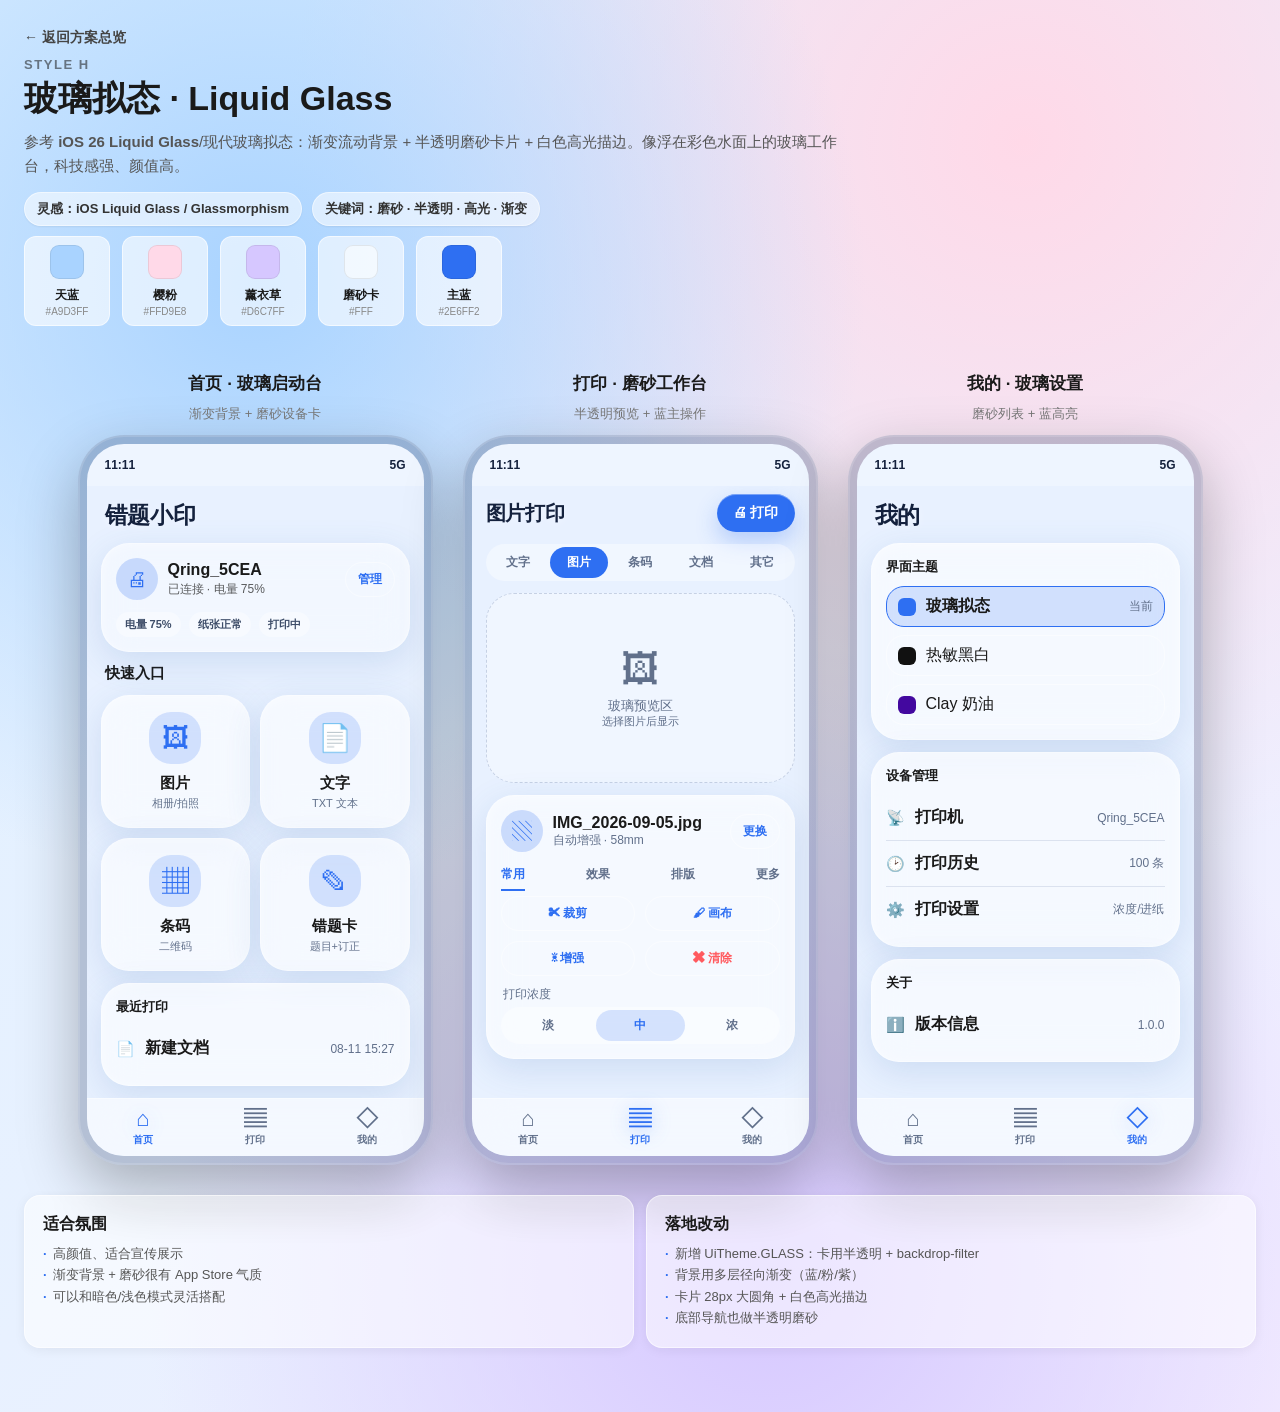
<file: docs/ui-design/style-h-glass.html>
<!DOCTYPE html>
<html lang="zh-CN">
<head>
<meta charset="UTF-8">
<meta name="viewport" content="width=device-width, initial-scale=1">
<title>风格 H · 玻璃拟态 Liquid Glass</title>
<link rel="stylesheet" href="common.css">
<style>
  /* 风格 H：参考 iOS 26 Liquid Glass / 玻璃拟态——渐变背景 + 半透明磨砂卡片 + 高光描边 */
  :root {
    --bg: #E8F1FF;
    --card: rgba(255,255,255,.58);
    --text: #14213D;
    --muted: #61708B;
    --primary: #2E6FF2;
    --primary-soft: rgba(46,111,242,.18);
    --primary-glow: rgba(46,111,242,.28);
    --outline: rgba(255,255,255,.42);
    --divider: rgba(30,60,120,.12);
    --nav-bg: rgba(255,255,255,.52);
    --nav-border: 1px solid rgba(255,255,255,.36);
    --seg-bg: rgba(255,255,255,.38);
    --preview-bg: rgba(255,255,255,.34);
    --preview-border: 1px dashed rgba(30,60,120,.20);
    --radius: 18px;
    --radius-lg: 28px;
    --radius-icon: 22px;
    --radius-btn: 999px;
    --card-shadow: 0 10px 35px rgba(60,110,180,.16), 0 2px 8px rgba(255,255,255,.35) inset;
    --card-border: 1px solid rgba(255,255,255,.44);
    --btn-shadow: 0 10px 22px rgba(46,111,242,.28), 0 1px 0 rgba(255,255,255,.35) inset;
    --status-bg: rgba(255,255,255,.26);
    --pill-bg: rgba(255,255,255,.34);
    --pill-text: #3E4D69;
  }
  body {
    background:
      radial-gradient(circle at 20% 20%, #A9D3FF 0, transparent 40%),
      radial-gradient(circle at 80% 10%, #FFD9E8 0, transparent 45%),
      radial-gradient(circle at 60% 90%, #D6C7FF 0, transparent 42%),
      linear-gradient(135deg,#DFF0FF 0%,#E8F1FF 50%,#F3EDFF 100%);
  }
  .design-page {
    backdrop-filter: blur(0);
  }
  .design-head .chip { background: rgba(255,255,255,.55); border:1px solid rgba(255,255,255,.5); }
  .swatch { background: rgba(255,255,255,.6); border:1px solid rgba(255,255,255,.6); box-shadow: none; }
  .spec-card { background: rgba(255,255,255,.55); backdrop-filter: blur(12px); border:1px solid rgba(255,255,255,.55); }
  .phone { background: rgba(30,50,90,.25); }
  .screen { background: var(--bg); backdrop-filter: blur(18px); }
  .card, .quick, .bottom-nav { backdrop-filter: blur(18px); -webkit-backdrop-filter: blur(18px); }
  .page-title { color:#14213D; text-shadow:0 1px 10px rgba(255,255,255,.5); }
  .device-card { background: rgba(255,255,255,.44) !important; }
  .bottom-nav .nav-item.on .ni { filter: drop-shadow(0 3px 10px rgba(46,111,242,.45)); }
</style>
</head>
<body>
<div class="design-page">
  <a class="back-link" href="index.html">← 返回方案总览</a>
  <div class="design-head">
    <div class="eyebrow">Style H</div>
    <h1>玻璃拟态 · Liquid Glass</h1>
    <p>参考 <b>iOS 26 Liquid Glass</b>/现代玻璃拟态：渐变流动背景 + 半透明磨砂卡片 + 白色高光描边。像浮在彩色水面上的玻璃工作台，科技感强、颜值高。</p>
    <div class="meta">
      <span class="chip">灵感：iOS Liquid Glass / Glassmorphism</span>
      <span class="chip">关键词：磨砂 · 半透明 · 高光 · 渐变</span>
    </div>
    <div class="palette-row">
      <div class="swatch"><div class="color" style="background:#A9D3FF"></div><div class="name">天蓝</div><div class="hex">#A9D3FF</div></div>
      <div class="swatch"><div class="color" style="background:#FFD9E8"></div><div class="name">樱粉</div><div class="hex">#FFD9E8</div></div>
      <div class="swatch"><div class="color" style="background:#D6C7FF"></div><div class="name">薰衣草</div><div class="hex">#D6C7FF</div></div>
      <div class="swatch"><div class="color" style="background:rgba(255,255,255,.58)"></div><div class="name">磨砂卡</div><div class="hex">#FFF</div></div>
      <div class="swatch"><div class="color" style="background:#2E6FF2"></div><div class="name">主蓝</div><div class="hex">#2E6FF2</div></div>
    </div>
  </div>

  <div class="phones">
    <!-- 首页 -->
    <div class="phone-wrap">
      <div class="screen-title">首页 · 玻璃启动台</div>
      <div class="screen-desc">渐变背景 + 磨砂设备卡</div>
      <div class="phone">
        <div class="screen">
          <div class="statusbar"><span>11:11</span><span>5G</span></div>
          <div class="content">
            <div class="page-title">错题小印</div>
            <div class="card device-card">
              <div class="row">
                <div class="device-icon" style="background:rgba(46,111,242,.22);color:#2E6FF2">🖨</div>
                <div class="grow">
                  <div class="bold">Qring_5CEA</div>
                  <div class="device-sub">已连接 · 电量 75%</div>
                </div>
                <div class="btn-subtle">管理</div>
              </div>
              <div class="device-meta">
                <span class="mini-pill">电量 75%</span>
                <span class="mini-pill">纸张正常</span>
                <span class="mini-pill">打印中</span>
              </div>
            </div>
            <div class="section-label">快速入口</div>
            <div class="grid-2">
              <div class="quick"><div class="icon">🖼</div><b>图片</b><span>相册/拍照</span></div>
              <div class="quick"><div class="icon">📄</div><b>文字</b><span>TXT 文本</span></div>
              <div class="quick"><div class="icon">▦</div><b>条码</b><span>二维码</span></div>
              <div class="quick"><div class="icon">✎</div><b>错题卡</b><span>题目+订正</span></div>
            </div>
            <div class="card">
              <div class="mine-card-label">最近打印</div>
              <div class="menu-row"><span class="ma">📄</span><div class="grow bold">新建文档</div><span class="muted">08-11 15:27</span></div>
            </div>
          </div>
          <div class="bottom-nav">
            <div class="nav-item on"><span class="ni">⌂</span>首页</div>
            <div class="nav-item"><span class="ni">▤</span>打印</div>
            <div class="nav-item"><span class="ni">◇</span>我的</div>
          </div>
        </div>
      </div>
    </div>

    <!-- 打印页 -->
    <div class="phone-wrap">
      <div class="screen-title">打印 · 磨砂工作台</div>
      <div class="screen-desc">半透明预览 + 蓝主操作</div>
      <div class="phone">
        <div class="screen">
          <div class="statusbar"><span>11:11</span><span>5G</span></div>
          <div class="content">
            <div class="row">
              <div class="page-title" style="padding:0;font-size:20px">图片打印</div>
              <div class="grow"></div>
              <button class="btn-primary">🖨 打印</button>
            </div>
            <div class="seg">
              <span>文字</span><span class="on">图片</span><span>条码</span><span>文档</span><span>其它</span>
            </div>
            <div class="preview">
              <span style="font-size:38px">🖼</span>
              <span style="margin-top:6px">玻璃预览区</span>
              <small>选择图片后显示</small>
            </div>
            <div class="card">
              <div class="row" style="margin-bottom:8px">
                <div class="device-icon" style="background:rgba(46,111,242,.22);color:#2E6FF2">▧</div>
                <div class="grow"><div class="bold">IMG_2026-09-05.jpg</div><div class="muted">自动增强 · 58mm</div></div>
                <div class="btn-subtle">更换</div>
              </div>
              <div class="func-tabs">
                <span class="on">常用</span><span>效果</span><span>排版</span><span>更多</span>
              </div>
              <div class="grid-2" style="margin-top:5px">
                <div class="btn-subtle text-center">✂ 裁剪</div>
                <div class="btn-subtle text-center">🖌 画布</div>
                <div class="btn-subtle text-center">☀ 增强</div>
                <div class="btn-subtle text-center" style="color:#FF5A5F">✖ 清除</div>
              </div>
              <div class="muted" style="margin:10px 2px 4px">打印浓度</div>
              <div class="seg soft"><span>淡</span><span class="on">中</span><span>浓</span></div>
            </div>
          </div>
          <div class="bottom-nav">
            <div class="nav-item"><span class="ni">⌂</span>首页</div>
            <div class="nav-item on"><span class="ni">▤</span>打印</div>
            <div class="nav-item"><span class="ni">◇</span>我的</div>
          </div>
        </div>
      </div>
    </div>

    <!-- 我的页 -->
    <div class="phone-wrap">
      <div class="screen-title">我的 · 玻璃设置</div>
      <div class="screen-desc">磨砂列表 + 蓝高亮</div>
      <div class="phone">
        <div class="screen">
          <div class="statusbar"><span>11:11</span><span>5G</span></div>
          <div class="content">
            <div class="page-title">我的</div>
            <div class="card">
              <div class="mine-card-label">界面主题</div>
              <div class="theme-options">
                <div class="theme-option on"><span class="dot" style="background:#2E6FF2"></span><div class="grow bold">玻璃拟态</div><span class="muted">当前</span></div>
                <div class="theme-option"><span class="dot" style="background:#111"></span><div class="grow">热敏黑白</div></div>
                <div class="theme-option"><span class="dot" style="background:#43089F"></span><div class="grow">Clay 奶油</div></div>
              </div>
            </div>
            <div class="card">
              <div class="mine-card-label">设备管理</div>
              <div class="menu-row"><span class="ma">📡</span><div class="grow bold">打印机</div><span class="muted">Qring_5CEA</span></div>
              <div class="menu-row"><span class="ma">🕑</span><div class="grow bold">打印历史</div><span class="muted">100 条</span></div>
              <div class="menu-row"><span class="ma">⚙️</span><div class="grow bold">打印设置</div><span class="muted">浓度/进纸</span></div>
            </div>
            <div class="card">
              <div class="mine-card-label">关于</div>
              <div class="menu-row"><span class="ma">ℹ️</span><div class="grow bold">版本信息</div><span class="muted">1.0.0</span></div>
            </div>
          </div>
          <div class="bottom-nav">
            <div class="nav-item"><span class="ni">⌂</span>首页</div>
            <div class="nav-item"><span class="ni">▤</span>打印</div>
            <div class="nav-item on"><span class="ni">◇</span>我的</div>
          </div>
        </div>
      </div>
    </div>
  </div>

  <div class="spec-grid">
    <div class="spec-card">
      <h3>适合氛围</h3>
      <ul>
        <li>高颜值、适合宣传展示</li>
        <li>渐变背景 + 磨砂很有 App Store 气质</li>
        <li>可以和暗色/浅色模式灵活搭配</li>
      </ul>
    </div>
    <div class="spec-card">
      <h3>落地改动</h3>
      <ul>
        <li>新增 UiTheme.GLASS：卡用半透明 + backdrop-filter</li>
        <li>背景用多层径向渐变（蓝/粉/紫）</li>
        <li>卡片 28px 大圆角 + 白色高光描边</li>
        <li>底部导航也做半透明磨砂</li>
      </ul>
    </div>
  </div>
</div>
</body>
</html>
</file>
<file: docs/ui-design/common.css>
/* 错题小印 UI 设计稿 —— 共用框架
 * 仅用于静态 HTML 预览；后续接 Android 代码时按各页面主题变量映射到 Design.kt
 */

* { box-sizing: border-box; margin: 0; padding: 0; }

html, body {
  font-family: -apple-system, BlinkMacSystemFont, "Segoe UI", Roboto,
    "Helvetica Neue", "PingFang SC", "Microsoft YaHei", sans-serif;
  background: #e7e9ec;
  color: #1a1a1a;
  -webkit-font-smoothing: antialiased;
}

.design-page {
  max-width: 1480px;
  margin: 0 auto;
  padding: 28px 24px 64px;
}

.design-head { margin-bottom: 28px; }
.design-head .eyebrow {
  font-size: 13px;
  font-weight: 700;
  letter-spacing: .12em;
  text-transform: uppercase;
  opacity: .55;
}
.design-head h1 { font-size: 34px; font-weight: 800; margin-top: 4px; }
.design-head p { font-size: 15px; line-height: 1.6; margin-top: 8px; max-width: 820px; color: #555; }
.design-head .meta { display: flex; gap: 10px; flex-wrap: wrap; margin-top: 14px; }
.chip {
  display: inline-flex; align-items: center; gap: 6px;
  border-radius: 999px; padding: 7px 12px;
  background: #fff; color: #333; font-size: 13px; font-weight: 600;
  box-shadow: 0 1px 2px rgba(0,0,0,.06);
}
.chip.pal { background: #1f2937; color: #fff; }

.palette-row { display: flex; gap: 12px; flex-wrap: wrap; margin-top: 10px; }
.swatch {
  flex: 0 0 auto;
  width: 86px;
  background: #fff;
  border-radius: 12px;
  box-shadow: 0 2px 8px rgba(0,0,0,.08);
  padding: 8px 10px;
  text-align: center;
}
.swatch .color {
  width: 34px; height: 34px; border-radius: 9px; margin: 0 auto 8px;
  border: 1px solid rgba(0,0,0,.08);
}
.swatch .name { font-size: 12px; font-weight: 600; }
.swatch .hex { font-size: 10px; color: #888; margin-top: 2px; }

/* 手机预览区域 */
.phones {
  display: flex;
  gap: 30px;
  flex-wrap: wrap;
  justify-content: center;
  align-items: flex-start;
  margin-top: 32px;
}
.phone-wrap { text-align: center; max-width: 370px; }
.phone-wrap .screen-title {
  font-size: 17px; font-weight: 800; margin: 14px 0 10px;
}
.phone-wrap .screen-desc { font-size: 13px; color: #777; margin-bottom: 12px; }

/* 手机外框 */
.phone {
  width: 355px;
  height: 730px;
  margin: 0 auto;
  background: #111;
  border-radius: 46px;
  padding: 9px;
  box-shadow:
    inset 0 0 0 2px rgba(255,255,255,.15),
    0 24px 60px rgba(0,0,0,.28);
  position: relative;
}
.screen {
  width: 100%; height: 100%;
  border-radius: 37px;
  overflow: hidden;
  display: flex;
  flex-direction: column;
  background: var(--bg);
  text-align: left; /* 防止 .phone-wrap 的居中继承到手机内容 */
}

/* 状态栏 */
.statusbar {
  position: relative;
  height: 42px;
  display: flex; align-items: center; justify-content: space-between;
  padding: 0 18px;
  background: var(--status-bg, var(--bg));
  color: var(--text);
  font-size: 12px; font-weight: 600;
}
.statusbar .notch {
  position: absolute; left: 50%; top: 11px; transform: translateX(-50%);
  width: 86px; height: 20px; border-radius: 12px; background: #111;
}

/* 页面内容 */
.content {
  flex: 1;
  overflow-y: auto;
  scrollbar-width: none;
  padding: 8px 14px 6px;
  display: flex;
  flex-direction: column;
  gap: 12px;
  background: var(--bg);
}
.content::-webkit-scrollbar { display: none; }

.page-title { font-size: 23px; font-weight: 800; letter-spacing: -.01em; padding: 6px 4px 0; }
.section-label { font-size: 15px; font-weight: 800; padding: 0 4px; }

.card {
  background: var(--card);
  border-radius: var(--radius-lg);
  padding: 14px;
  box-shadow: var(--card-shadow);
  border: var(--card-border);
}
.row { display: flex; align-items: center; gap: 10px; }
.grow { flex: 1; min-width: 0; }
.muted { color: var(--muted); font-size: 12px; }
.bold { font-weight: 700; }

/* 首页设备卡 */
.device-card {
  color: var(--card-text, inherit);
}
.device-card .brand { display: flex; align-items: center; gap: 10px; }
.device-icon {
  width: 42px; height: 42px; border-radius: var(--radius-icon);
  background: var(--primary-soft);
  color: var(--primary);
  display: flex; align-items: center; justify-content: center;
  font-size: 20px;
}
.device-card h2 { font-size: 18px; }
.device-sub { font-size: 12px; opacity: .7; margin-top: 2px; }
.device-meta { display: flex; gap: 8px; margin-top: 12px; flex-wrap: wrap; }
.mini-pill {
  background: var(--pill-bg, rgba(0,0,0,.05));
  color: var(--pill-text, inherit);
  border-radius: 999px; padding: 5px 9px; font-size: 11px; font-weight: 600;
}

/* 快捷入口 */
.grid-2 { display: grid; grid-template-columns: 1fr 1fr; gap: 10px; }
.quick {
  background: var(--card);
  border-radius: var(--radius-lg);
  padding: 16px 12px;
  text-align: center;
  box-shadow: var(--card-shadow);
  border: var(--card-border);
}
.quick .icon {
  width: 52px; height: 52px; margin: 0 auto 10px;
  border-radius: var(--radius-icon);
  display: flex; align-items: center; justify-content: center;
  font-size: 27px;
  background: var(--primary-soft); color: var(--primary);
}
.quick b { display: block; font-size: 15px; }
.quick span { display: block; font-size: 11px; color: var(--muted); margin-top: 3px; }

/* 打印页 */
.print-head { display: flex; align-items: center; gap: 8px; }
.print-head .title { font-size: 17px; font-weight: 800; flex: 1; }
.btn-primary {
  display: inline-flex; align-items: center; justify-content: center; gap: 6px;
  background: var(--primary);
  color: #fff;
  border-radius: var(--radius-btn);
  padding: 10px 16px;
  font-size: 14px; font-weight: 700;
  box-shadow: var(--btn-shadow);
  border: none;
}
.btn-subtle {
  display: inline-flex; align-items: center; justify-content: center; gap: 4px;
  background: transparent; color: var(--primary);
  border: 1px solid var(--outline);
  border-radius: var(--radius-btn);
  padding: 8px 12px; font-size: 12px; font-weight: 700;
}
.seg {
  display: flex; background: var(--seg-bg);
  border-radius: var(--radius-btn);
  overflow: hidden; padding: 3px; gap: 3px;
}
.seg span {
  flex: 1; text-align: center; padding: 7px 0;
  font-size: 12px; font-weight: 600; color: var(--muted);
  border-radius: calc(var(--radius-btn) - 3px);
}
.seg span.on { background: var(--primary); color: #fff; }
.seg.soft span.on { background: var(--primary-soft); color: var(--primary); }

/* 预览框 */
.preview {
  background: var(--preview-bg, #fff);
  border: var(--preview-border);
  border-radius: var(--radius-lg);
  min-height: 190px;
  display: flex; align-items: center; justify-content: center;
  flex-direction: column;
  color: var(--muted); font-size: 13px;
}

/* 功能分类 tabs */
.func-tabs {
  display: flex; justify-content: space-between; margin-top: 2px;
}
.func-tabs span {
  font-size: 12px; font-weight: 700; color: var(--muted);
  padding: 6px 0; border-bottom: 2px solid transparent;
}
.func-tabs span.on { color: var(--primary); border-color: var(--primary); }

/* 底部导航 */
.bottom-nav {
  height: 58px;
  display: flex; align-items: stretch;
  background: var(--nav-bg);
  border-top: var(--nav-border);
  color: var(--muted);
}
.nav-item {
  flex: 1; display: flex; flex-direction: column; align-items: center; justify-content: center;
  gap: 3px; font-size: 10px; font-weight: 600;
}
.nav-item .ni {
  font-size: 22px; line-height: 1;
}
.nav-item.on { color: var(--primary); }
.nav-item.on .ni { filter: drop-shadow(0 3px 6px var(--primary-glow, transparent)); }

/* 我的页 */
.mine-card-label { font-size: 13px; font-weight: 800; margin-bottom: 10px; }
.theme-options { display: flex; flex-direction: column; gap: 8px; }
.theme-option {
  display: flex; align-items: center; gap: 10px;
  border: 1px solid var(--outline);
  border-radius: var(--radius);
  padding: 9px 11px; background: transparent;
}
.theme-option.on { border-color: var(--primary); background: var(--primary-soft); }
.theme-option .dot { width: 18px; height: 18px; border-radius: 6px; background: var(--primary); }
.menu-row {
  display: flex; align-items: center; gap: 10px;
  padding: 12px 0; border-bottom: 1px solid var(--divider);
}
.menu-row:last-child { border-bottom: none; }
.menu-row .ma { color: var(--muted); font-size: 15px; }

/* 规格说明 */
.spec-grid {
  display: grid; grid-template-columns: repeat(auto-fit, minmax(210px, 1fr));
  gap: 12px; margin-top: 30px;
}
.spec-card {
  background: #fff; border-radius: 16px; padding: 18px;
  box-shadow: 0 2px 12px rgba(0,0,0,.06);
  border: 1px solid rgba(0,0,0,.04);
}
.spec-card h3 { font-size: 16px; margin-bottom: 8px; }
.spec-card ul { list-style: none; font-size: 13px; color: #555; line-height: 1.65; }
.spec-card li::before { content: "·"; color: var(--primary); font-weight: 800; margin-right: 6px; }

.back-link {
  display: inline-flex; align-items: center; gap: 6px;
  font-size: 14px; color: #444; text-decoration: none;
  margin-bottom: 10px; font-weight: 700;
}
</file>
